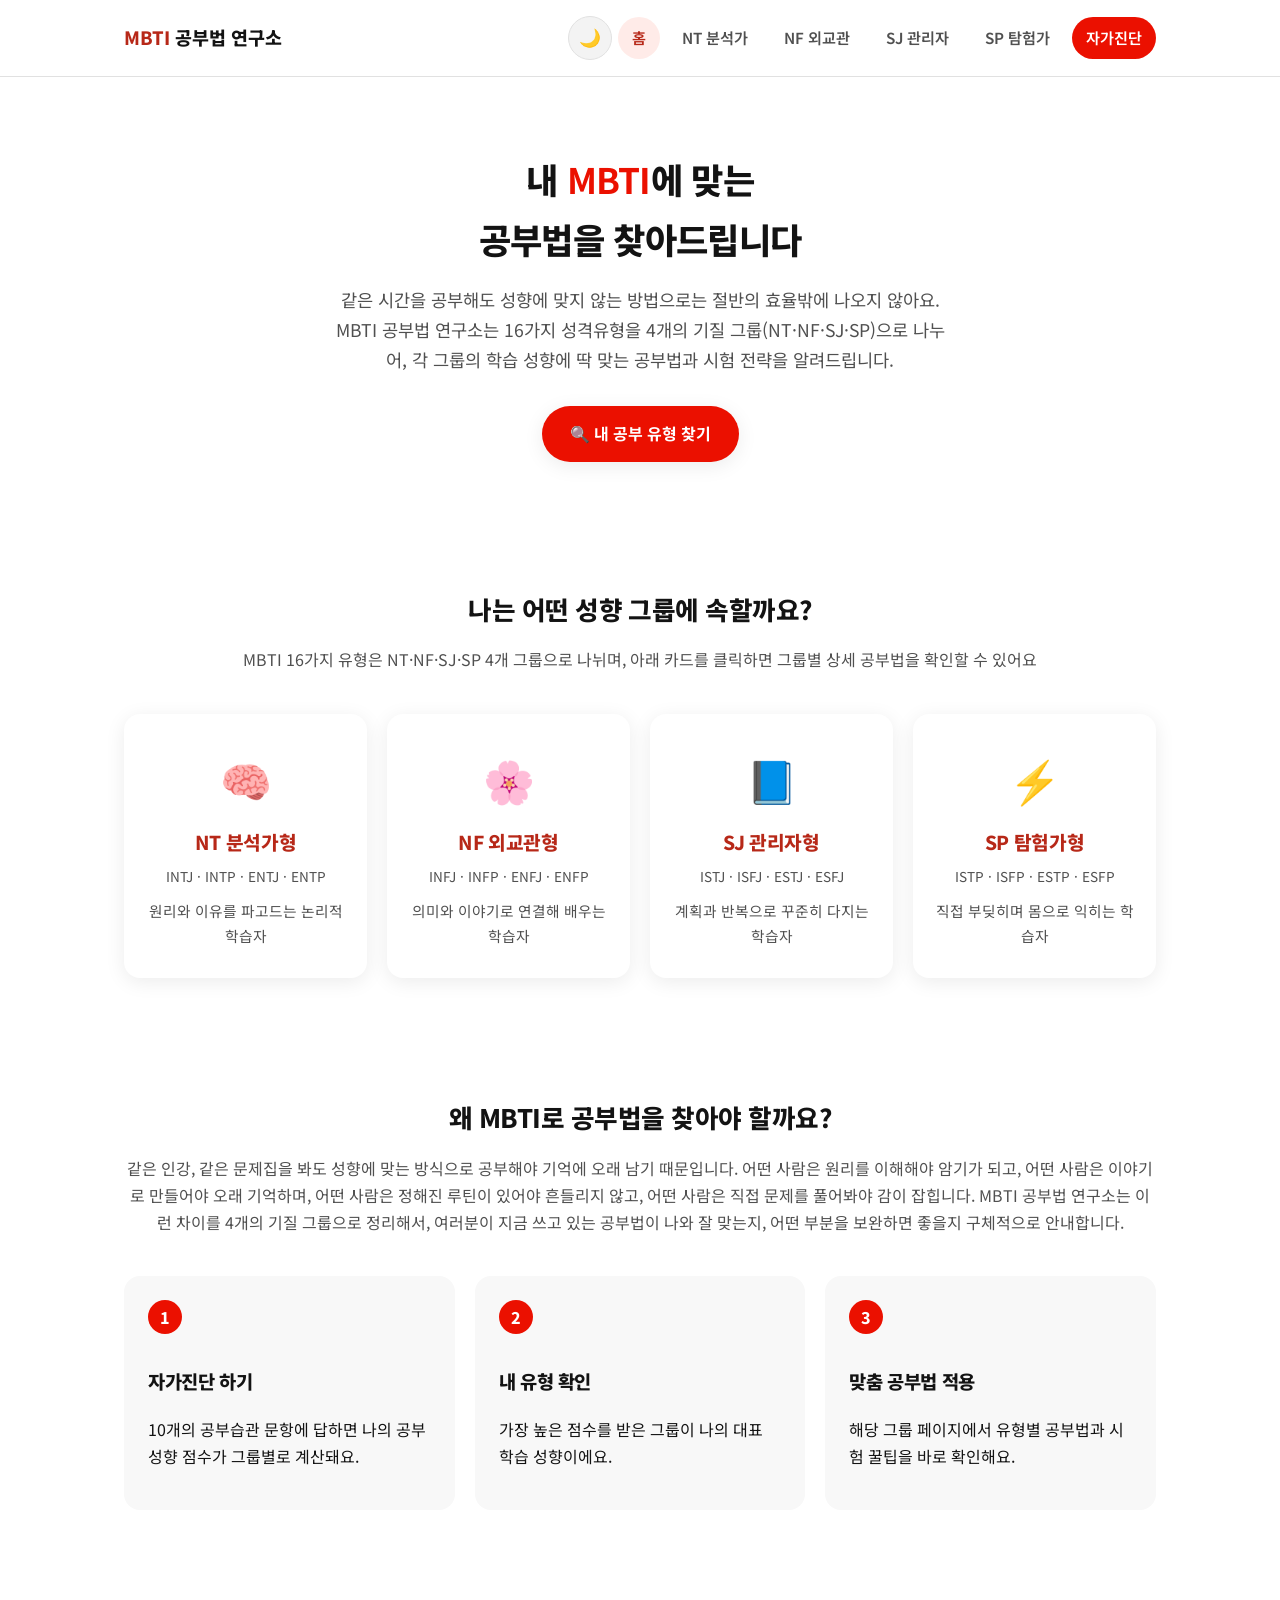
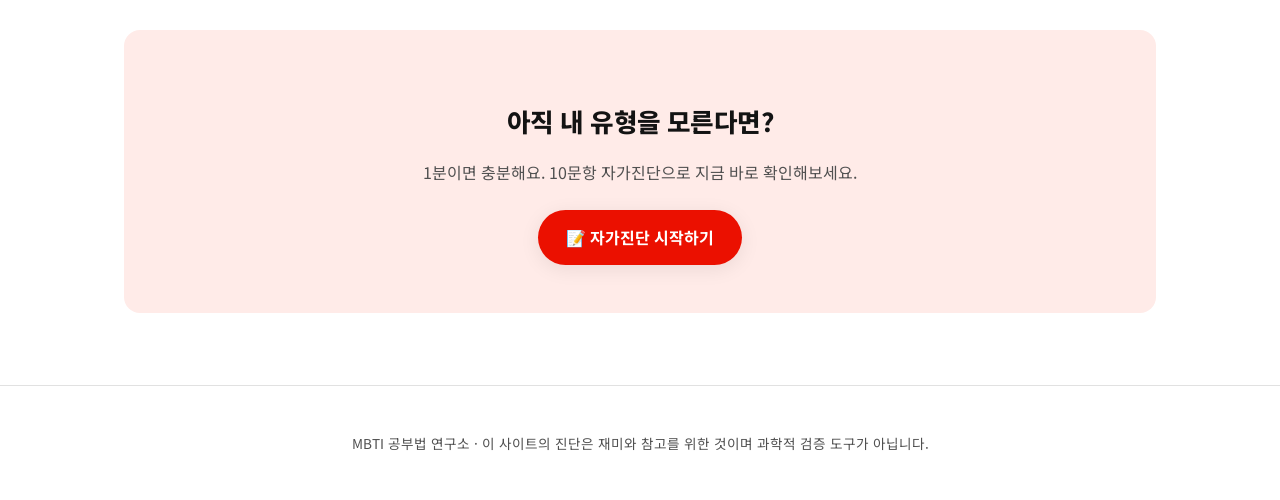
<file: index.html>
<!DOCTYPE html>
<html lang="ko">
<head>
  <meta charset="UTF-8" />
  <!-- Google tag (gtag.js) -->
  <script async src="https://www.googletagmanager.com/gtag/js?id=G-SHRY0K0586"></script>
  <script>
    window.dataLayer = window.dataLayer || [];
    function gtag(){dataLayer.push(arguments);}
    gtag('js', new Date());
    gtag('config', 'G-SHRY0K0586');
  </script>
  <meta name="naver-site-verification" content="ad3ea2cc57db547263925779eeafb11b497cf806" />
  <meta name="google-site-verification" content="z6IpA-yOOkgkMIUfqy-XAjqlFcdYeTWCmmZb_Fpc8mc" />
  <script>
    (function () {
      try {
        var t = localStorage.getItem('mbti-theme');
        if (t === 'light' || t === 'dark') document.documentElement.setAttribute('data-theme', t);
      } catch (e) {}
    })();
  </script>
  <meta name="viewport" content="width=device-width, initial-scale=1.0" />
  <title>MBTI 공부법 연구소 - 성향별 맞춤 공부법 무료 자가진단</title>
  <meta name="description" content="MBTI 16가지 성격유형을 NT·NF·SJ·SP 4개 기질 그룹으로 나눠 나에게 맞는 공부법, 암기 전략, 시험 대비 팁을 알려드립니다. 10문항 무료 자가진단으로 내 공부 유형을 1분 만에 확인하고 지금 바로 나만의 학습 전략을 세워보세요." />
  <link rel="canonical" href="https://mbti-test-tawny.vercel.app/" />
  <meta property="og:type" content="website" />
  <meta property="og:locale" content="ko_KR" />
  <meta property="og:site_name" content="MBTI 공부법 연구소" />
  <meta property="og:title" content="MBTI 공부법 연구소 - 성향별 맞춤 공부법 무료 자가진단" />
  <meta property="og:description" content="MBTI 16가지 성격유형을 NT·NF·SJ·SP 4개 기질 그룹으로 나눠 나에게 맞는 공부법, 암기 전략, 시험 대비 팁을 알려드립니다. 10문항 무료 자가진단으로 내 공부 유형을 1분 만에 확인하고 지금 바로 나만의 학습 전략을 세워보세요." />
  <meta property="og:image" content="https://mbti-test-tawny.vercel.app/og-image.png" />
  <meta property="og:url" content="https://mbti-test-tawny.vercel.app/" />
  <meta name="twitter:card" content="summary_large_image" />
  <meta name="twitter:title" content="MBTI 공부법 연구소 - 성향별 맞춤 공부법 무료 자가진단" />
  <meta name="twitter:description" content="MBTI 16가지 성격유형을 NT·NF·SJ·SP 4개 기질 그룹으로 나눠 나에게 맞는 공부법, 암기 전략, 시험 대비 팁을 알려드립니다." />
  <meta name="twitter:image" content="https://mbti-test-tawny.vercel.app/og-image.png" />
  <link rel="stylesheet" href="css/base.css" />
  <link rel="stylesheet" href="css/home.css" />
  <script type="application/ld+json">
  {
    "@context": "https://schema.org",
    "@graph": [
      {
        "@type": "Organization",
        "name": "MBTI 공부법 연구소",
        "url": "https://mbti-test-tawny.vercel.app/",
        "logo": "https://mbti-test-tawny.vercel.app/og-image.png"
      },
      {
        "@type": "WebSite",
        "name": "MBTI 공부법 연구소",
        "url": "https://mbti-test-tawny.vercel.app/",
        "inLanguage": "ko"
      }
    ]
  }
  </script>
</head>
<body>
  <header class="site-header">
    <div class="header-inner">
      <a class="logo" href="index.html">MBTI <span>공부법 연구소</span></a>
      <div class="header-right">
        <button id="theme-toggle" class="theme-toggle" type="button" aria-label="다크 모드로 전환">🌙</button>
        <input type="checkbox" id="nav-toggle" class="nav-toggle" />
        <label for="nav-toggle" class="nav-toggle-label" aria-label="메뉴 열기">☰</label>
        <nav class="nav">
          <a href="index.html" class="active">홈</a>
          <a href="nt.html">NT 분석가</a>
          <a href="nf.html">NF 외교관</a>
          <a href="sj.html">SJ 관리자</a>
          <a href="sp.html">SP 탐험가</a>
          <a href="study.html" class="nav-cta">자가진단</a>
        </nav>
      </div>
    </div>
  </header>

  <main>
    <section class="hero">
      <div class="container">
        <h1>내 <strong>MBTI</strong>에 맞는<br />공부법을 찾아드립니다</h1>
        <p>
          같은 시간을 공부해도 성향에 맞지 않는 방법으로는 절반의 효율밖에 나오지 않아요.
          MBTI 공부법 연구소는 16가지 성격유형을 4개의 기질 그룹(NT·NF·SJ·SP)으로 나누어,
          각 그룹의 학습 성향에 딱 맞는 공부법과 시험 전략을 알려드립니다.
        </p>
        <a class="btn btn-primary" href="study.html">🔍 내 공부 유형 찾기</a>
      </div>
    </section>

    <section id="groups">
      <div class="container">
        <h2 class="section-title">나는 어떤 성향 그룹에 속할까요?</h2>
        <p class="section-sub">MBTI 16가지 유형은 NT·NF·SJ·SP 4개 그룹으로 나뉘며, 아래 카드를 클릭하면 그룹별 상세 공부법을 확인할 수 있어요</p>
        <div class="group-grid">
          <a class="group-card" href="nt.html">
            <span class="emoji">🧠</span>
            <h3>NT 분석가형</h3>
            <div class="types">INTJ · INTP · ENTJ · ENTP</div>
            <p>원리와 이유를 파고드는 논리적 학습자</p>
          </a>
          <a class="group-card" href="nf.html">
            <span class="emoji">🌸</span>
            <h3>NF 외교관형</h3>
            <div class="types">INFJ · INFP · ENFJ · ENFP</div>
            <p>의미와 이야기로 연결해 배우는 학습자</p>
          </a>
          <a class="group-card" href="sj.html">
            <span class="emoji">📘</span>
            <h3>SJ 관리자형</h3>
            <div class="types">ISTJ · ISFJ · ESTJ · ESFJ</div>
            <p>계획과 반복으로 꾸준히 다지는 학습자</p>
          </a>
          <a class="group-card" href="sp.html">
            <span class="emoji">⚡</span>
            <h3>SP 탐험가형</h3>
            <div class="types">ISTP · ISFP · ESTP · ESFP</div>
            <p>직접 부딪히며 몸으로 익히는 학습자</p>
          </a>
        </div>
      </div>
    </section>

    <section id="about">
      <div class="container">
        <h2 class="section-title">왜 MBTI로 공부법을 찾아야 할까요?</h2>
        <p class="section-sub">
          같은 인강, 같은 문제집을 봐도 성향에 맞는 방식으로 공부해야 기억에 오래 남기 때문입니다.
          어떤 사람은 원리를 이해해야 암기가 되고, 어떤 사람은 이야기로 만들어야 오래 기억하며,
          어떤 사람은 정해진 루틴이 있어야 흔들리지 않고, 어떤 사람은 직접 문제를 풀어봐야 감이 잡힙니다.
          MBTI 공부법 연구소는 이런 차이를 4개의 기질 그룹으로 정리해서, 여러분이 지금 쓰고 있는
          공부법이 나와 잘 맞는지, 어떤 부분을 보완하면 좋을지 구체적으로 안내합니다.
        </p>
        <div class="steps">
          <div class="step-card">
            <span class="num">1</span>
            <h3>자가진단 하기</h3>
            <p>10개의 공부습관 문항에 답하면 나의 공부 성향 점수가 그룹별로 계산돼요.</p>
          </div>
          <div class="step-card">
            <span class="num">2</span>
            <h3>내 유형 확인</h3>
            <p>가장 높은 점수를 받은 그룹이 나의 대표 학습 성향이에요.</p>
          </div>
          <div class="step-card">
            <span class="num">3</span>
            <h3>맞춤 공부법 적용</h3>
            <p>해당 그룹 페이지에서 유형별 공부법과 시험 꿀팁을 바로 확인해요.</p>
          </div>
        </div>
      </div>
    </section>

    <section>
      <div class="container">
        <div class="cta-band">
          <h2 class="section-title">아직 내 유형을 모른다면?</h2>
          <p class="section-sub" style="margin-bottom: 24px;">1분이면 충분해요. 10문항 자가진단으로 지금 바로 확인해보세요.</p>
          <a class="btn btn-primary" href="study.html">📝 자가진단 시작하기</a>
        </div>
      </div>
    </section>
  </main>

  <footer class="site-footer">
    <div class="container">
      <p>MBTI 공부법 연구소 · 이 사이트의 진단은 재미와 참고를 위한 것이며 과학적 검증 도구가 아닙니다.</p>
    </div>
  </footer>

  <script src="js/common.js"></script>
  <script src="js/theme.js"></script>
</body>
</html>
</file>
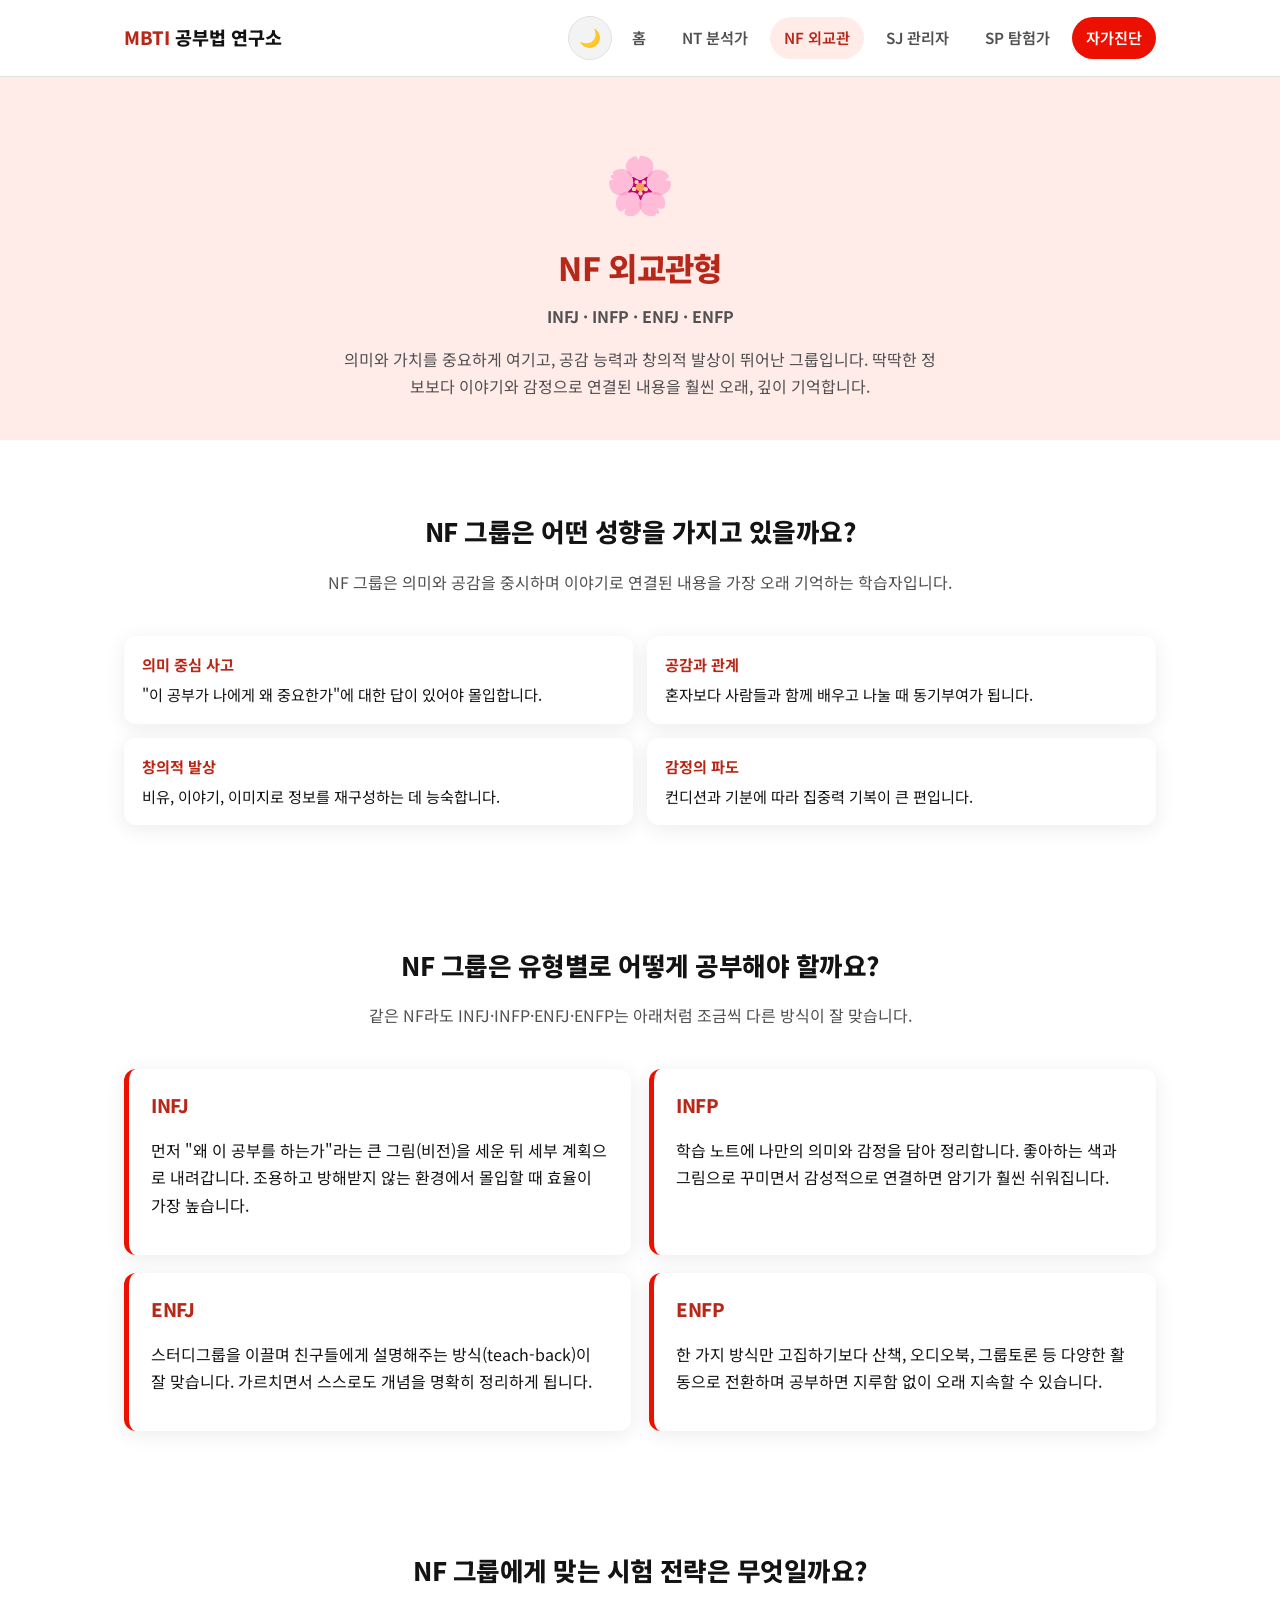
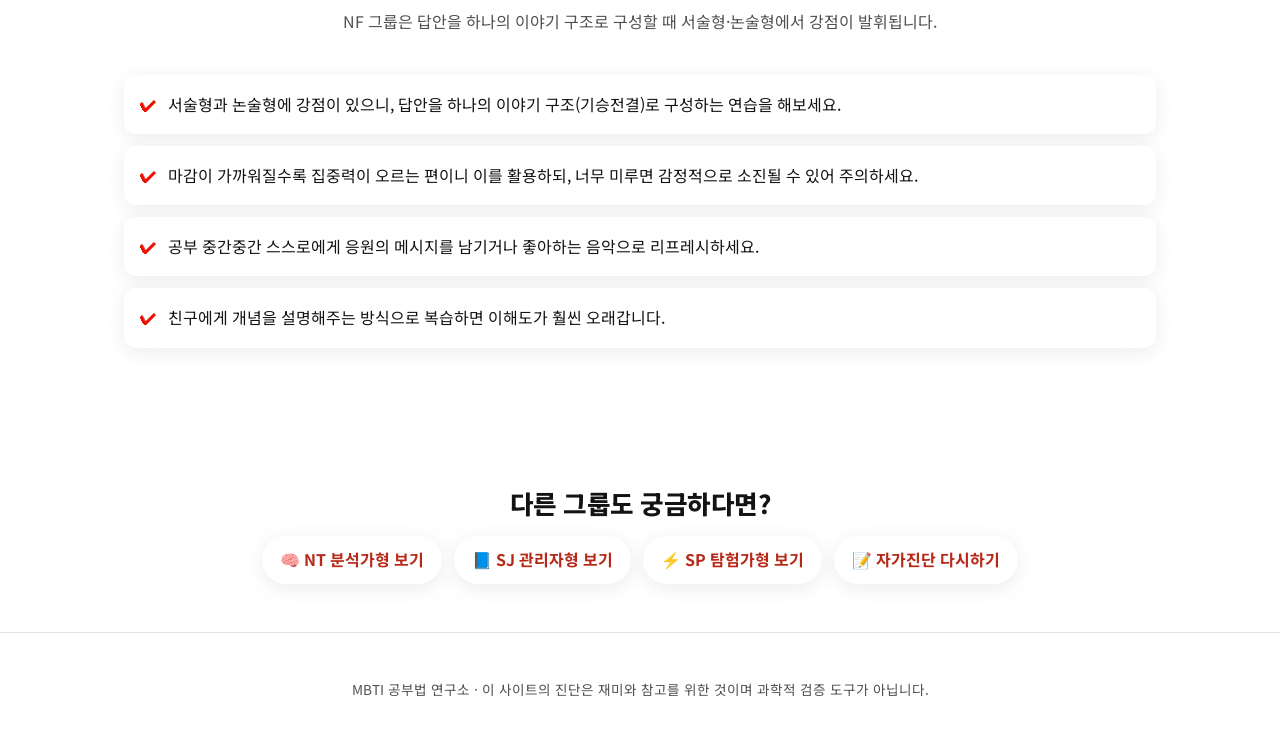
<file: nf.html>
<!DOCTYPE html>
<html lang="ko">
<head>
  <meta charset="UTF-8" />
  <!-- Google tag (gtag.js) -->
  <script async src="https://www.googletagmanager.com/gtag/js?id=G-SHRY0K0586"></script>
  <script>
    window.dataLayer = window.dataLayer || [];
    function gtag(){dataLayer.push(arguments);}
    gtag('js', new Date());
    gtag('config', 'G-SHRY0K0586');
  </script>
  <script>
    (function () {
      try {
        var t = localStorage.getItem('mbti-theme');
        if (t === 'light' || t === 'dark') document.documentElement.setAttribute('data-theme', t);
      } catch (e) {}
    })();
  </script>
  <meta name="viewport" content="width=device-width, initial-scale=1.0" />
  <title>NF 외교관형 공부법 - INFJ INFP ENFJ ENFP 시험 전략</title>
  <meta name="description" content="INFJ, INFP, ENFJ, ENFP 등 NF 그룹을 위한 의미·스토리텔링 중심 공부법을 소개합니다. 감정 기복을 관리하는 방법, 팀 스터디 활용법, 서술형과 논술형 답안을 잘 쓰는 시험 전략까지 유형별로 자세히 안내합니다." />
  <link rel="canonical" href="https://mbti-test-tawny.vercel.app/nf.html" />
  <meta property="og:type" content="website" />
  <meta property="og:locale" content="ko_KR" />
  <meta property="og:site_name" content="MBTI 공부법 연구소" />
  <meta property="og:title" content="NF 외교관형 공부법 - INFJ INFP ENFJ ENFP 시험 전략" />
  <meta property="og:description" content="INFJ, INFP, ENFJ, ENFP 등 NF 그룹을 위한 의미·스토리텔링 중심 공부법을 소개합니다. 감정 기복을 관리하는 방법, 팀 스터디 활용법, 서술형과 논술형 답안을 잘 쓰는 시험 전략까지 유형별로 자세히 안내합니다." />
  <meta property="og:image" content="https://mbti-test-tawny.vercel.app/og-image.png" />
  <meta property="og:url" content="https://mbti-test-tawny.vercel.app/nf.html" />
  <meta name="twitter:card" content="summary_large_image" />
  <meta name="twitter:title" content="NF 외교관형 공부법 - INFJ INFP ENFJ ENFP 시험 전략" />
  <meta name="twitter:description" content="INFJ, INFP, ENFJ, ENFP 등 NF 그룹을 위한 의미·스토리텔링 중심 공부법과 시험 전략을 소개합니다." />
  <meta name="twitter:image" content="https://mbti-test-tawny.vercel.app/og-image.png" />
  <link rel="stylesheet" href="css/base.css" />
  <link rel="stylesheet" href="css/group.css" />
  <script type="application/ld+json">
  {
    "@context": "https://schema.org",
    "@type": "WebPage",
    "name": "NF 외교관형 공부법 - INFJ INFP ENFJ ENFP 시험 전략",
    "url": "https://mbti-test-tawny.vercel.app/nf.html",
    "description": "INFJ, INFP, ENFJ, ENFP 등 NF 그룹을 위한 의미·스토리텔링 중심 공부법과 시험 전략을 소개합니다.",
    "inLanguage": "ko",
    "isPartOf": {
      "@type": "WebSite",
      "name": "MBTI 공부법 연구소",
      "url": "https://mbti-test-tawny.vercel.app/"
    }
  }
  </script>
</head>
<body>
  <header class="site-header">
    <div class="header-inner">
      <a class="logo" href="index.html">MBTI <span>공부법 연구소</span></a>
      <div class="header-right">
        <button id="theme-toggle" class="theme-toggle" type="button" aria-label="다크 모드로 전환">🌙</button>
        <input type="checkbox" id="nav-toggle" class="nav-toggle" />
        <label for="nav-toggle" class="nav-toggle-label" aria-label="메뉴 열기">☰</label>
        <nav class="nav">
        <a href="index.html">홈</a>
        <a href="nt.html">NT 분석가</a>
        <a href="nf.html" class="active">NF 외교관</a>
        <a href="sj.html">SJ 관리자</a>
        <a href="sp.html">SP 탐험가</a>
        <a href="study.html" class="nav-cta">자가진단</a>
      </nav>
      </div>
    </div>
  </header>

  <main>
    <section class="group-hero">
      <span class="emoji-lg">🌸</span>
      <h1>NF 외교관형</h1>
      <div class="subtypes">INFJ · INFP · ENFJ · ENFP</div>
      <p class="lead">
        의미와 가치를 중요하게 여기고, 공감 능력과 창의적 발상이 뛰어난 그룹입니다.
        딱딱한 정보보다 이야기와 감정으로 연결된 내용을 훨씬 오래, 깊이 기억합니다.
      </p>
    </section>

    <section>
      <div class="container">
        <h2 class="section-title">NF 그룹은 어떤 성향을 가지고 있을까요?</h2>
        <p class="section-sub">NF 그룹은 의미와 공감을 중시하며 이야기로 연결된 내용을 가장 오래 기억하는 학습자입니다.</p>
        <ul class="trait-list">
          <li><strong>의미 중심 사고</strong>"이 공부가 나에게 왜 중요한가"에 대한 답이 있어야 몰입합니다.</li>
          <li><strong>공감과 관계</strong>혼자보다 사람들과 함께 배우고 나눌 때 동기부여가 됩니다.</li>
          <li><strong>창의적 발상</strong>비유, 이야기, 이미지로 정보를 재구성하는 데 능숙합니다.</li>
          <li><strong>감정의 파도</strong>컨디션과 기분에 따라 집중력 기복이 큰 편입니다.</li>
        </ul>
      </div>
    </section>

    <section>
      <div class="container">
        <h2 class="section-title">NF 그룹은 유형별로 어떻게 공부해야 할까요?</h2>
        <p class="section-sub">같은 NF라도 INFJ·INFP·ENFJ·ENFP는 아래처럼 조금씩 다른 방식이 잘 맞습니다.</p>
        <div class="subtype-grid">
          <div class="subtype-card">
            <h3>INFJ</h3>
            <p>먼저 "왜 이 공부를 하는가"라는 큰 그림(비전)을 세운 뒤 세부 계획으로 내려갑니다. 조용하고 방해받지 않는 환경에서 몰입할 때 효율이 가장 높습니다.</p>
          </div>
          <div class="subtype-card">
            <h3>INFP</h3>
            <p>학습 노트에 나만의 의미와 감정을 담아 정리합니다. 좋아하는 색과 그림으로 꾸미면서 감성적으로 연결하면 암기가 훨씬 쉬워집니다.</p>
          </div>
          <div class="subtype-card">
            <h3>ENFJ</h3>
            <p>스터디그룹을 이끌며 친구들에게 설명해주는 방식(teach-back)이 잘 맞습니다. 가르치면서 스스로도 개념을 명확히 정리하게 됩니다.</p>
          </div>
          <div class="subtype-card">
            <h3>ENFP</h3>
            <p>한 가지 방식만 고집하기보다 산책, 오디오북, 그룹토론 등 다양한 활동으로 전환하며 공부하면 지루함 없이 오래 지속할 수 있습니다.</p>
          </div>
        </div>
      </div>
    </section>

    <section>
      <div class="container">
        <h2 class="section-title">NF 그룹에게 맞는 시험 전략은 무엇일까요?</h2>
        <p class="section-sub">NF 그룹은 답안을 하나의 이야기 구조로 구성할 때 서술형·논술형에서 강점이 발휘됩니다.</p>
        <ul class="tip-list">
          <li>서술형과 논술형에 강점이 있으니, 답안을 하나의 이야기 구조(기승전결)로 구성하는 연습을 해보세요.</li>
          <li>마감이 가까워질수록 집중력이 오르는 편이니 이를 활용하되, 너무 미루면 감정적으로 소진될 수 있어 주의하세요.</li>
          <li>공부 중간중간 스스로에게 응원의 메시지를 남기거나 좋아하는 음악으로 리프레시하세요.</li>
          <li>친구에게 개념을 설명해주는 방식으로 복습하면 이해도가 훨씬 오래갑니다.</li>
        </ul>
      </div>
    </section>

    <section>
      <div class="container">
        <h2 class="section-title">다른 그룹도 궁금하다면?</h2>
        <div class="other-groups">
          <a href="nt.html">🧠 NT 분석가형 보기</a>
          <a href="sj.html">📘 SJ 관리자형 보기</a>
          <a href="sp.html">⚡ SP 탐험가형 보기</a>
          <a href="study.html">📝 자가진단 다시하기</a>
        </div>
      </div>
    </section>
  </main>

  <footer class="site-footer">
    <div class="container">
      <p>MBTI 공부법 연구소 · 이 사이트의 진단은 재미와 참고를 위한 것이며 과학적 검증 도구가 아닙니다.</p>
    </div>
  </footer>

  <script src="js/common.js"></script>
  <script src="js/theme.js"></script>
</body>
</html>
</file>
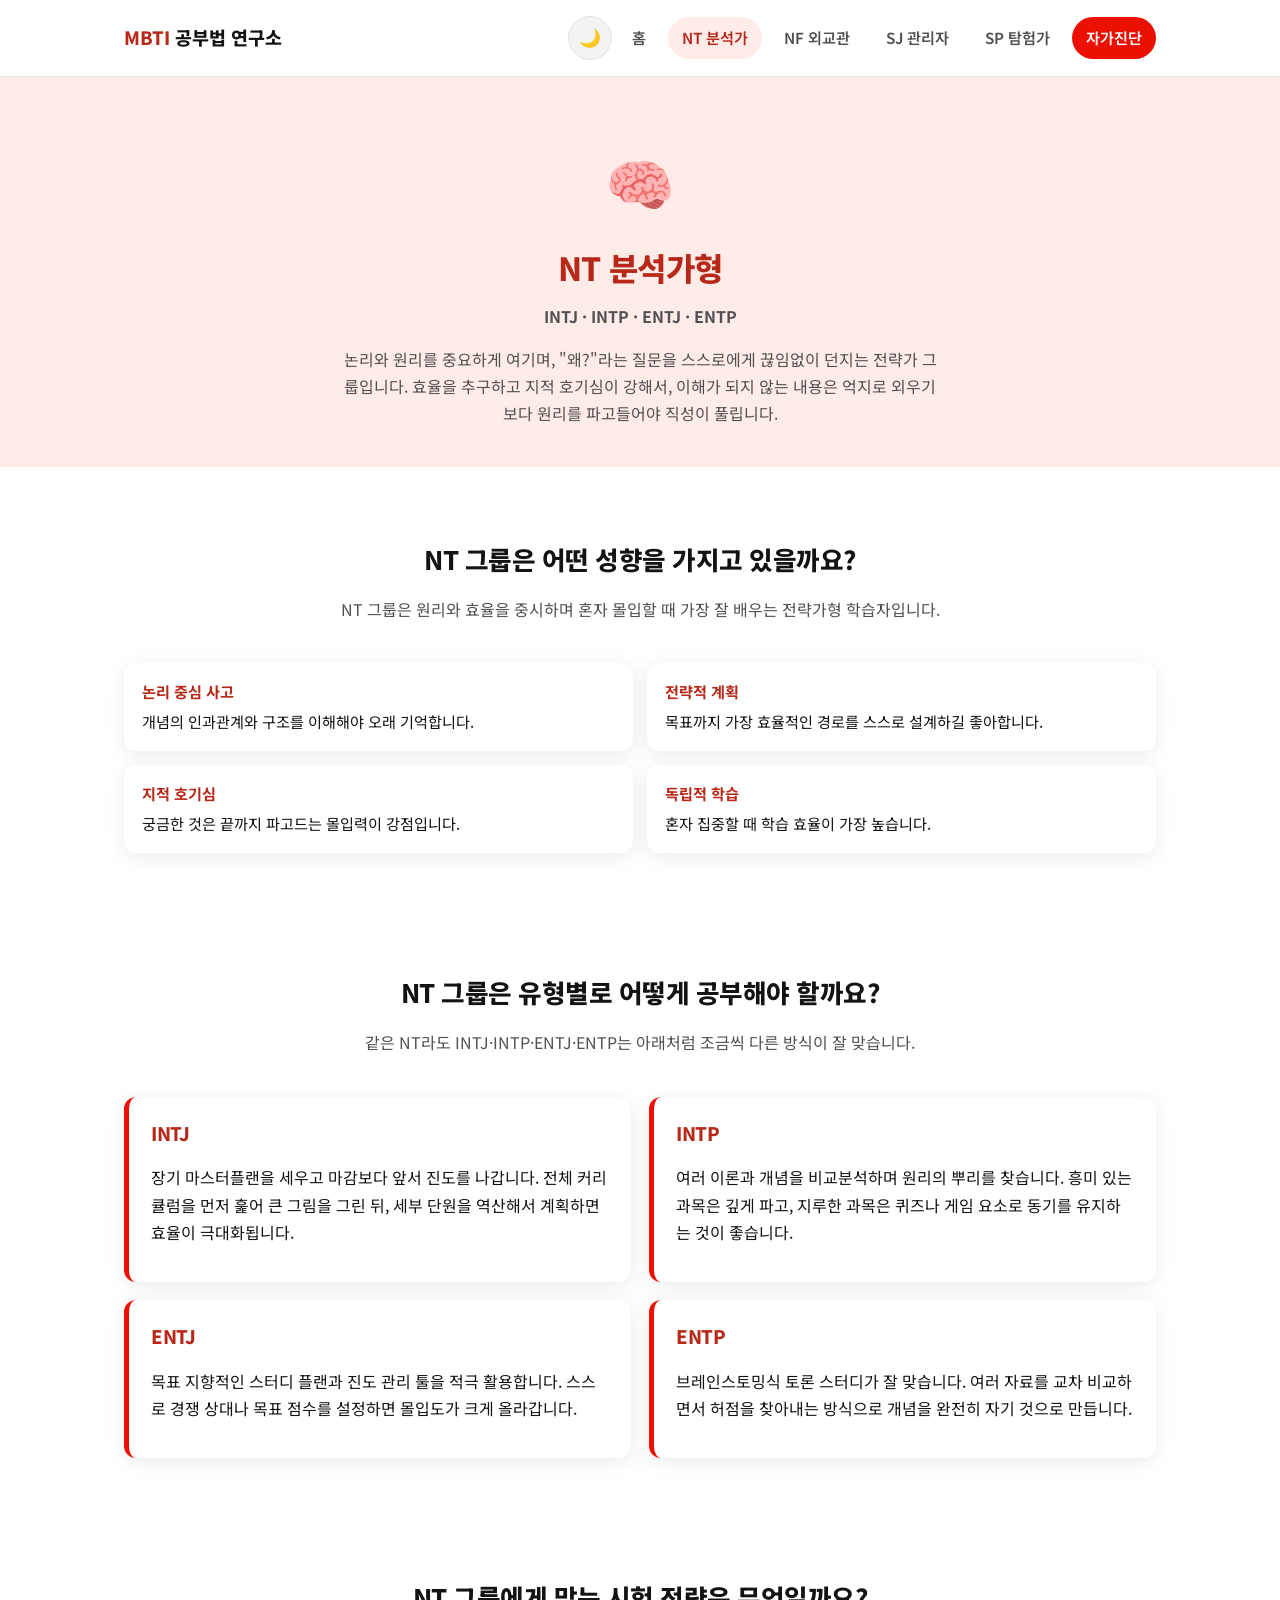
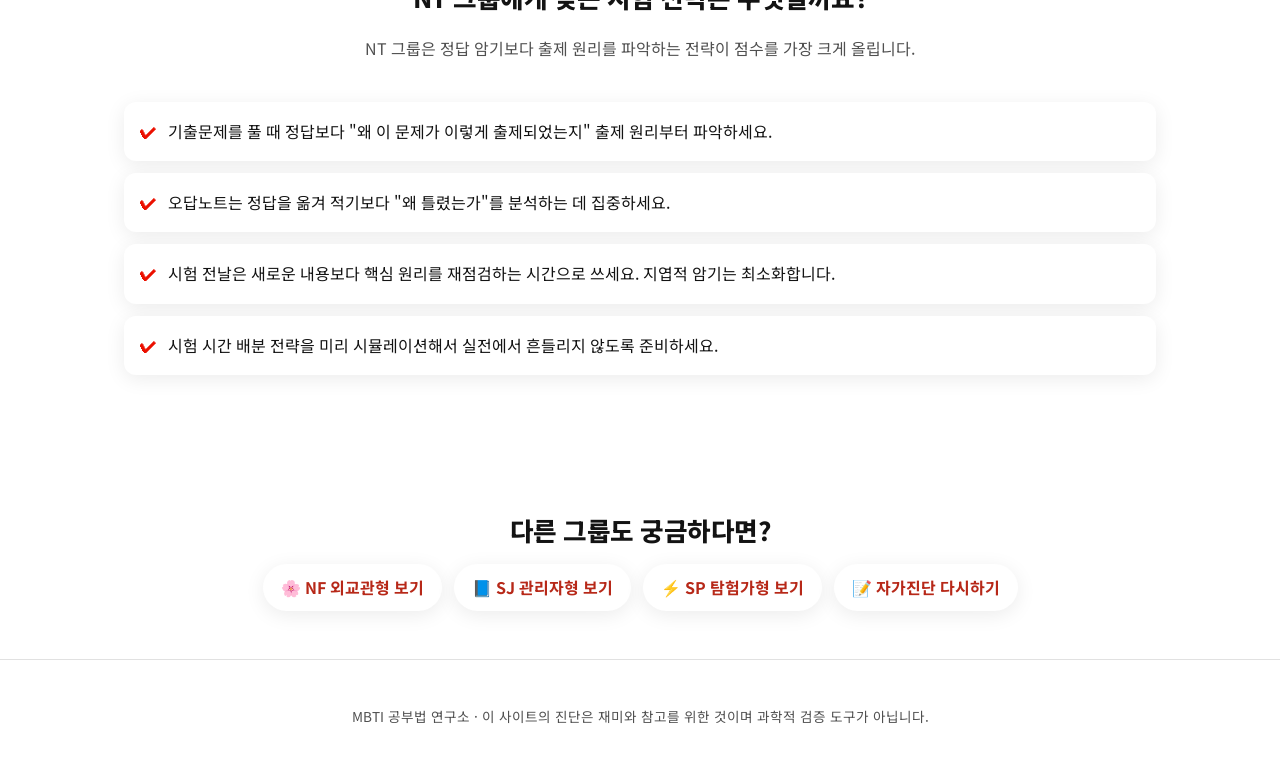
<file: nt.html>
<!DOCTYPE html>
<html lang="ko">
<head>
  <meta charset="UTF-8" />
  <!-- Google tag (gtag.js) -->
  <script async src="https://www.googletagmanager.com/gtag/js?id=G-SHRY0K0586"></script>
  <script>
    window.dataLayer = window.dataLayer || [];
    function gtag(){dataLayer.push(arguments);}
    gtag('js', new Date());
    gtag('config', 'G-SHRY0K0586');
  </script>
  <script>
    (function () {
      try {
        var t = localStorage.getItem('mbti-theme');
        if (t === 'light' || t === 'dark') document.documentElement.setAttribute('data-theme', t);
      } catch (e) {}
    })();
  </script>
  <meta name="viewport" content="width=device-width, initial-scale=1.0" />
  <title>NT 분석가형 공부법 - INTJ INTP ENTJ ENTP 시험 전략</title>
  <meta name="description" content="INTJ, INTP, ENTJ, ENTP 등 NT 그룹을 위한 논리·원리 중심 공부법을 소개합니다. 원리 이해 중심 암기법, 오답노트 작성법, 출제 의도를 파악하는 시험 전 핵심 전략까지 유형별로 자세히 안내합니다." />
  <link rel="canonical" href="https://mbti-test-tawny.vercel.app/nt.html" />
  <meta property="og:type" content="website" />
  <meta property="og:locale" content="ko_KR" />
  <meta property="og:site_name" content="MBTI 공부법 연구소" />
  <meta property="og:title" content="NT 분석가형 공부법 - INTJ INTP ENTJ ENTP 시험 전략" />
  <meta property="og:description" content="INTJ, INTP, ENTJ, ENTP 등 NT 그룹을 위한 논리·원리 중심 공부법을 소개합니다. 원리 이해 중심 암기법, 오답노트 작성법, 출제 의도를 파악하는 시험 전 핵심 전략까지 유형별로 자세히 안내합니다." />
  <meta property="og:image" content="https://mbti-test-tawny.vercel.app/og-image.png" />
  <meta property="og:url" content="https://mbti-test-tawny.vercel.app/nt.html" />
  <meta name="twitter:card" content="summary_large_image" />
  <meta name="twitter:title" content="NT 분석가형 공부법 - INTJ INTP ENTJ ENTP 시험 전략" />
  <meta name="twitter:description" content="INTJ, INTP, ENTJ, ENTP 등 NT 그룹을 위한 논리·원리 중심 공부법과 시험 전략을 소개합니다." />
  <meta name="twitter:image" content="https://mbti-test-tawny.vercel.app/og-image.png" />
  <link rel="stylesheet" href="css/base.css" />
  <link rel="stylesheet" href="css/group.css" />
  <script type="application/ld+json">
  {
    "@context": "https://schema.org",
    "@type": "WebPage",
    "name": "NT 분석가형 공부법 - INTJ INTP ENTJ ENTP 시험 전략",
    "url": "https://mbti-test-tawny.vercel.app/nt.html",
    "description": "INTJ, INTP, ENTJ, ENTP 등 NT 그룹을 위한 논리·원리 중심 공부법과 시험 전략을 소개합니다.",
    "inLanguage": "ko",
    "isPartOf": {
      "@type": "WebSite",
      "name": "MBTI 공부법 연구소",
      "url": "https://mbti-test-tawny.vercel.app/"
    }
  }
  </script>
</head>
<body>
  <header class="site-header">
    <div class="header-inner">
      <a class="logo" href="index.html">MBTI <span>공부법 연구소</span></a>
      <div class="header-right">
        <button id="theme-toggle" class="theme-toggle" type="button" aria-label="다크 모드로 전환">🌙</button>
        <input type="checkbox" id="nav-toggle" class="nav-toggle" />
        <label for="nav-toggle" class="nav-toggle-label" aria-label="메뉴 열기">☰</label>
        <nav class="nav">
        <a href="index.html">홈</a>
        <a href="nt.html" class="active">NT 분석가</a>
        <a href="nf.html">NF 외교관</a>
        <a href="sj.html">SJ 관리자</a>
        <a href="sp.html">SP 탐험가</a>
        <a href="study.html" class="nav-cta">자가진단</a>
      </nav>
      </div>
    </div>
  </header>

  <main>
    <section class="group-hero">
      <span class="emoji-lg">🧠</span>
      <h1>NT 분석가형</h1>
      <div class="subtypes">INTJ · INTP · ENTJ · ENTP</div>
      <p class="lead">
        논리와 원리를 중요하게 여기며, "왜?"라는 질문을 스스로에게 끊임없이 던지는 전략가 그룹입니다.
        효율을 추구하고 지적 호기심이 강해서, 이해가 되지 않는 내용은 억지로 외우기보다 원리를 파고들어야 직성이 풀립니다.
      </p>
    </section>

    <section>
      <div class="container">
        <h2 class="section-title">NT 그룹은 어떤 성향을 가지고 있을까요?</h2>
        <p class="section-sub">NT 그룹은 원리와 효율을 중시하며 혼자 몰입할 때 가장 잘 배우는 전략가형 학습자입니다.</p>
        <ul class="trait-list">
          <li><strong>논리 중심 사고</strong>개념의 인과관계와 구조를 이해해야 오래 기억합니다.</li>
          <li><strong>전략적 계획</strong>목표까지 가장 효율적인 경로를 스스로 설계하길 좋아합니다.</li>
          <li><strong>지적 호기심</strong>궁금한 것은 끝까지 파고드는 몰입력이 강점입니다.</li>
          <li><strong>독립적 학습</strong>혼자 집중할 때 학습 효율이 가장 높습니다.</li>
        </ul>
      </div>
    </section>

    <section>
      <div class="container">
        <h2 class="section-title">NT 그룹은 유형별로 어떻게 공부해야 할까요?</h2>
        <p class="section-sub">같은 NT라도 INTJ·INTP·ENTJ·ENTP는 아래처럼 조금씩 다른 방식이 잘 맞습니다.</p>
        <div class="subtype-grid">
          <div class="subtype-card">
            <h3>INTJ</h3>
            <p>장기 마스터플랜을 세우고 마감보다 앞서 진도를 나갑니다. 전체 커리큘럼을 먼저 훑어 큰 그림을 그린 뒤, 세부 단원을 역산해서 계획하면 효율이 극대화됩니다.</p>
          </div>
          <div class="subtype-card">
            <h3>INTP</h3>
            <p>여러 이론과 개념을 비교분석하며 원리의 뿌리를 찾습니다. 흥미 있는 과목은 깊게 파고, 지루한 과목은 퀴즈나 게임 요소로 동기를 유지하는 것이 좋습니다.</p>
          </div>
          <div class="subtype-card">
            <h3>ENTJ</h3>
            <p>목표 지향적인 스터디 플랜과 진도 관리 툴을 적극 활용합니다. 스스로 경쟁 상대나 목표 점수를 설정하면 몰입도가 크게 올라갑니다.</p>
          </div>
          <div class="subtype-card">
            <h3>ENTP</h3>
            <p>브레인스토밍식 토론 스터디가 잘 맞습니다. 여러 자료를 교차 비교하면서 허점을 찾아내는 방식으로 개념을 완전히 자기 것으로 만듭니다.</p>
          </div>
        </div>
      </div>
    </section>

    <section>
      <div class="container">
        <h2 class="section-title">NT 그룹에게 맞는 시험 전략은 무엇일까요?</h2>
        <p class="section-sub">NT 그룹은 정답 암기보다 출제 원리를 파악하는 전략이 점수를 가장 크게 올립니다.</p>
        <ul class="tip-list">
          <li>기출문제를 풀 때 정답보다 "왜 이 문제가 이렇게 출제되었는지" 출제 원리부터 파악하세요.</li>
          <li>오답노트는 정답을 옮겨 적기보다 "왜 틀렸는가"를 분석하는 데 집중하세요.</li>
          <li>시험 전날은 새로운 내용보다 핵심 원리를 재점검하는 시간으로 쓰세요. 지엽적 암기는 최소화합니다.</li>
          <li>시험 시간 배분 전략을 미리 시뮬레이션해서 실전에서 흔들리지 않도록 준비하세요.</li>
        </ul>
      </div>
    </section>

    <section>
      <div class="container">
        <h2 class="section-title">다른 그룹도 궁금하다면?</h2>
        <div class="other-groups">
          <a href="nf.html">🌸 NF 외교관형 보기</a>
          <a href="sj.html">📘 SJ 관리자형 보기</a>
          <a href="sp.html">⚡ SP 탐험가형 보기</a>
          <a href="study.html">📝 자가진단 다시하기</a>
        </div>
      </div>
    </section>
  </main>

  <footer class="site-footer">
    <div class="container">
      <p>MBTI 공부법 연구소 · 이 사이트의 진단은 재미와 참고를 위한 것이며 과학적 검증 도구가 아닙니다.</p>
    </div>
  </footer>

  <script src="js/common.js"></script>
  <script src="js/theme.js"></script>
</body>
</html>
</file>
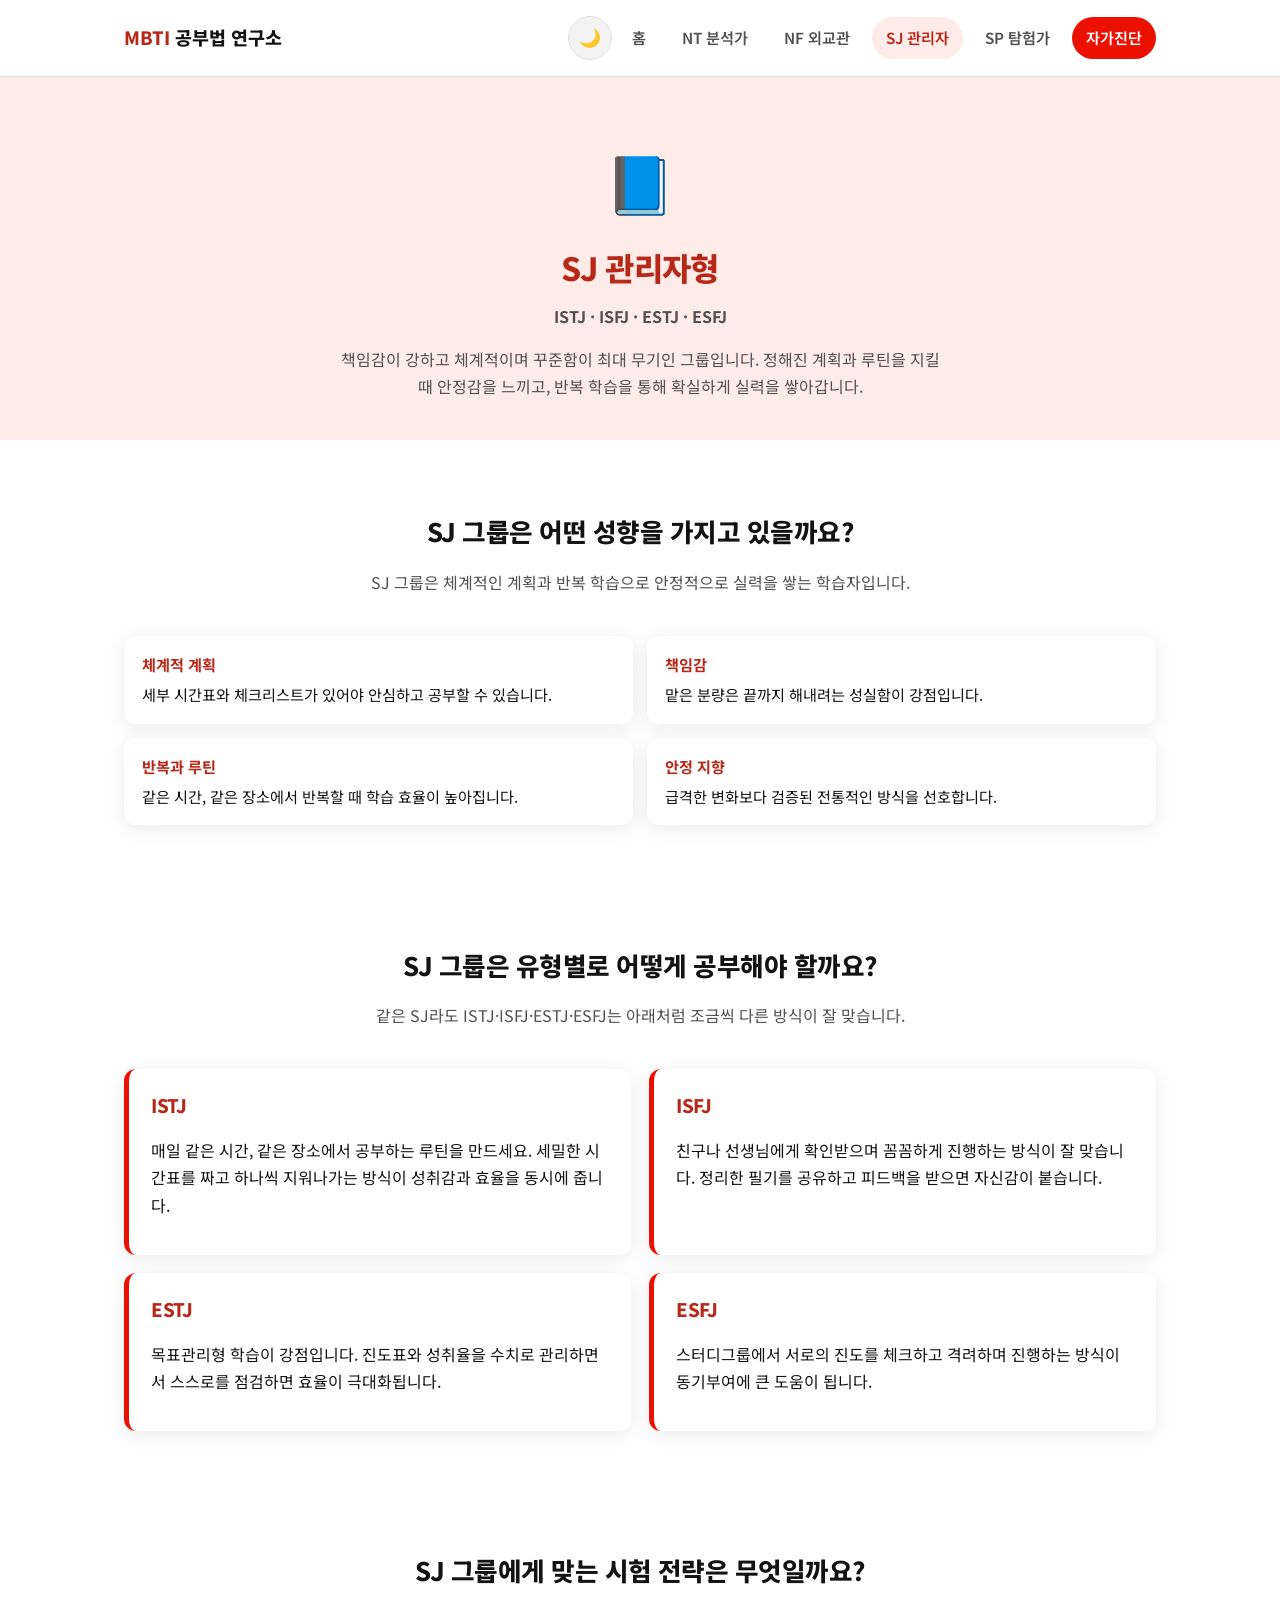
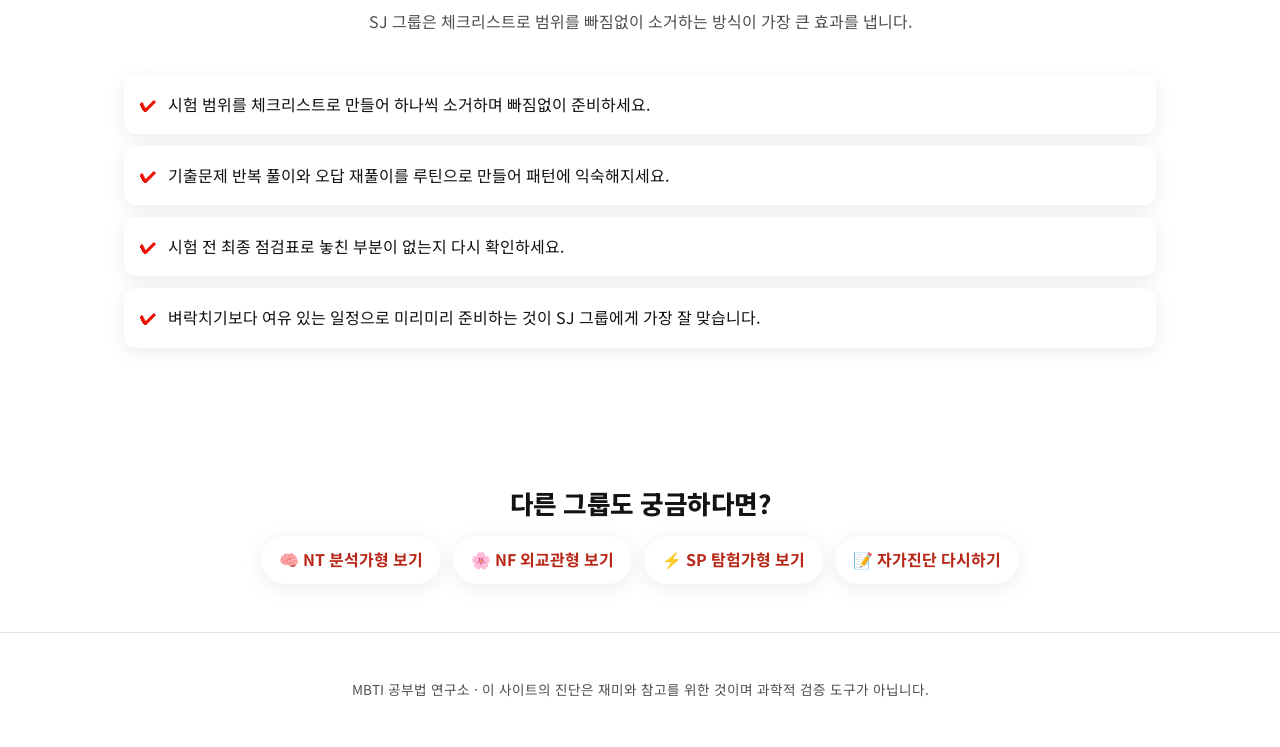
<file: sj.html>
<!DOCTYPE html>
<html lang="ko">
<head>
  <meta charset="UTF-8" />
  <!-- Google tag (gtag.js) -->
  <script async src="https://www.googletagmanager.com/gtag/js?id=G-SHRY0K0586"></script>
  <script>
    window.dataLayer = window.dataLayer || [];
    function gtag(){dataLayer.push(arguments);}
    gtag('js', new Date());
    gtag('config', 'G-SHRY0K0586');
  </script>
  <script>
    (function () {
      try {
        var t = localStorage.getItem('mbti-theme');
        if (t === 'light' || t === 'dark') document.documentElement.setAttribute('data-theme', t);
      } catch (e) {}
    })();
  </script>
  <meta name="viewport" content="width=device-width, initial-scale=1.0" />
  <title>SJ 관리자형 공부법 - ISTJ ISFJ ESTJ ESFJ 시험 전략</title>
  <meta name="description" content="ISTJ, ISFJ, ESTJ, ESFJ 등 SJ 그룹을 위한 체계적 반복 학습법을 소개합니다. 세부 시간표 짜는 법, 체크리스트 기반 시험 준비 전략, 꾸준한 루틴을 만드는 방법까지 유형별로 자세히 안내합니다." />
  <link rel="canonical" href="https://mbti-test-tawny.vercel.app/sj.html" />
  <meta property="og:type" content="website" />
  <meta property="og:locale" content="ko_KR" />
  <meta property="og:site_name" content="MBTI 공부법 연구소" />
  <meta property="og:title" content="SJ 관리자형 공부법 - ISTJ ISFJ ESTJ ESFJ 시험 전략" />
  <meta property="og:description" content="ISTJ, ISFJ, ESTJ, ESFJ 등 SJ 그룹을 위한 체계적 반복 학습법을 소개합니다. 세부 시간표 짜는 법, 체크리스트 기반 시험 준비 전략, 꾸준한 루틴을 만드는 방법까지 유형별로 자세히 안내합니다." />
  <meta property="og:image" content="https://mbti-test-tawny.vercel.app/og-image.png" />
  <meta property="og:url" content="https://mbti-test-tawny.vercel.app/sj.html" />
  <meta name="twitter:card" content="summary_large_image" />
  <meta name="twitter:title" content="SJ 관리자형 공부법 - ISTJ ISFJ ESTJ ESFJ 시험 전략" />
  <meta name="twitter:description" content="ISTJ, ISFJ, ESTJ, ESFJ 등 SJ 그룹을 위한 체계적 반복 학습법과 시험 전략을 소개합니다." />
  <meta name="twitter:image" content="https://mbti-test-tawny.vercel.app/og-image.png" />
  <link rel="stylesheet" href="css/base.css" />
  <link rel="stylesheet" href="css/group.css" />
  <script type="application/ld+json">
  {
    "@context": "https://schema.org",
    "@type": "WebPage",
    "name": "SJ 관리자형 공부법 - ISTJ ISFJ ESTJ ESFJ 시험 전략",
    "url": "https://mbti-test-tawny.vercel.app/sj.html",
    "description": "ISTJ, ISFJ, ESTJ, ESFJ 등 SJ 그룹을 위한 체계적 반복 학습법과 시험 전략을 소개합니다.",
    "inLanguage": "ko",
    "isPartOf": {
      "@type": "WebSite",
      "name": "MBTI 공부법 연구소",
      "url": "https://mbti-test-tawny.vercel.app/"
    }
  }
  </script>
</head>
<body>
  <header class="site-header">
    <div class="header-inner">
      <a class="logo" href="index.html">MBTI <span>공부법 연구소</span></a>
      <div class="header-right">
        <button id="theme-toggle" class="theme-toggle" type="button" aria-label="다크 모드로 전환">🌙</button>
        <input type="checkbox" id="nav-toggle" class="nav-toggle" />
        <label for="nav-toggle" class="nav-toggle-label" aria-label="메뉴 열기">☰</label>
        <nav class="nav">
        <a href="index.html">홈</a>
        <a href="nt.html">NT 분석가</a>
        <a href="nf.html">NF 외교관</a>
        <a href="sj.html" class="active">SJ 관리자</a>
        <a href="sp.html">SP 탐험가</a>
        <a href="study.html" class="nav-cta">자가진단</a>
      </nav>
      </div>
    </div>
  </header>

  <main>
    <section class="group-hero">
      <span class="emoji-lg">📘</span>
      <h1>SJ 관리자형</h1>
      <div class="subtypes">ISTJ · ISFJ · ESTJ · ESFJ</div>
      <p class="lead">
        책임감이 강하고 체계적이며 꾸준함이 최대 무기인 그룹입니다.
        정해진 계획과 루틴을 지킬 때 안정감을 느끼고, 반복 학습을 통해 확실하게 실력을 쌓아갑니다.
      </p>
    </section>

    <section>
      <div class="container">
        <h2 class="section-title">SJ 그룹은 어떤 성향을 가지고 있을까요?</h2>
        <p class="section-sub">SJ 그룹은 체계적인 계획과 반복 학습으로 안정적으로 실력을 쌓는 학습자입니다.</p>
        <ul class="trait-list">
          <li><strong>체계적 계획</strong>세부 시간표와 체크리스트가 있어야 안심하고 공부할 수 있습니다.</li>
          <li><strong>책임감</strong>맡은 분량은 끝까지 해내려는 성실함이 강점입니다.</li>
          <li><strong>반복과 루틴</strong>같은 시간, 같은 장소에서 반복할 때 학습 효율이 높아집니다.</li>
          <li><strong>안정 지향</strong>급격한 변화보다 검증된 전통적인 방식을 선호합니다.</li>
        </ul>
      </div>
    </section>

    <section>
      <div class="container">
        <h2 class="section-title">SJ 그룹은 유형별로 어떻게 공부해야 할까요?</h2>
        <p class="section-sub">같은 SJ라도 ISTJ·ISFJ·ESTJ·ESFJ는 아래처럼 조금씩 다른 방식이 잘 맞습니다.</p>
        <div class="subtype-grid">
          <div class="subtype-card">
            <h3>ISTJ</h3>
            <p>매일 같은 시간, 같은 장소에서 공부하는 루틴을 만드세요. 세밀한 시간표를 짜고 하나씩 지워나가는 방식이 성취감과 효율을 동시에 줍니다.</p>
          </div>
          <div class="subtype-card">
            <h3>ISFJ</h3>
            <p>친구나 선생님에게 확인받으며 꼼꼼하게 진행하는 방식이 잘 맞습니다. 정리한 필기를 공유하고 피드백을 받으면 자신감이 붙습니다.</p>
          </div>
          <div class="subtype-card">
            <h3>ESTJ</h3>
            <p>목표관리형 학습이 강점입니다. 진도표와 성취율을 수치로 관리하면서 스스로를 점검하면 효율이 극대화됩니다.</p>
          </div>
          <div class="subtype-card">
            <h3>ESFJ</h3>
            <p>스터디그룹에서 서로의 진도를 체크하고 격려하며 진행하는 방식이 동기부여에 큰 도움이 됩니다.</p>
          </div>
        </div>
      </div>
    </section>

    <section>
      <div class="container">
        <h2 class="section-title">SJ 그룹에게 맞는 시험 전략은 무엇일까요?</h2>
        <p class="section-sub">SJ 그룹은 체크리스트로 범위를 빠짐없이 소거하는 방식이 가장 큰 효과를 냅니다.</p>
        <ul class="tip-list">
          <li>시험 범위를 체크리스트로 만들어 하나씩 소거하며 빠짐없이 준비하세요.</li>
          <li>기출문제 반복 풀이와 오답 재풀이를 루틴으로 만들어 패턴에 익숙해지세요.</li>
          <li>시험 전 최종 점검표로 놓친 부분이 없는지 다시 확인하세요.</li>
          <li>벼락치기보다 여유 있는 일정으로 미리미리 준비하는 것이 SJ 그룹에게 가장 잘 맞습니다.</li>
        </ul>
      </div>
    </section>

    <section>
      <div class="container">
        <h2 class="section-title">다른 그룹도 궁금하다면?</h2>
        <div class="other-groups">
          <a href="nt.html">🧠 NT 분석가형 보기</a>
          <a href="nf.html">🌸 NF 외교관형 보기</a>
          <a href="sp.html">⚡ SP 탐험가형 보기</a>
          <a href="study.html">📝 자가진단 다시하기</a>
        </div>
      </div>
    </section>
  </main>

  <footer class="site-footer">
    <div class="container">
      <p>MBTI 공부법 연구소 · 이 사이트의 진단은 재미와 참고를 위한 것이며 과학적 검증 도구가 아닙니다.</p>
    </div>
  </footer>

  <script src="js/common.js"></script>
  <script src="js/theme.js"></script>
</body>
</html>
</file>
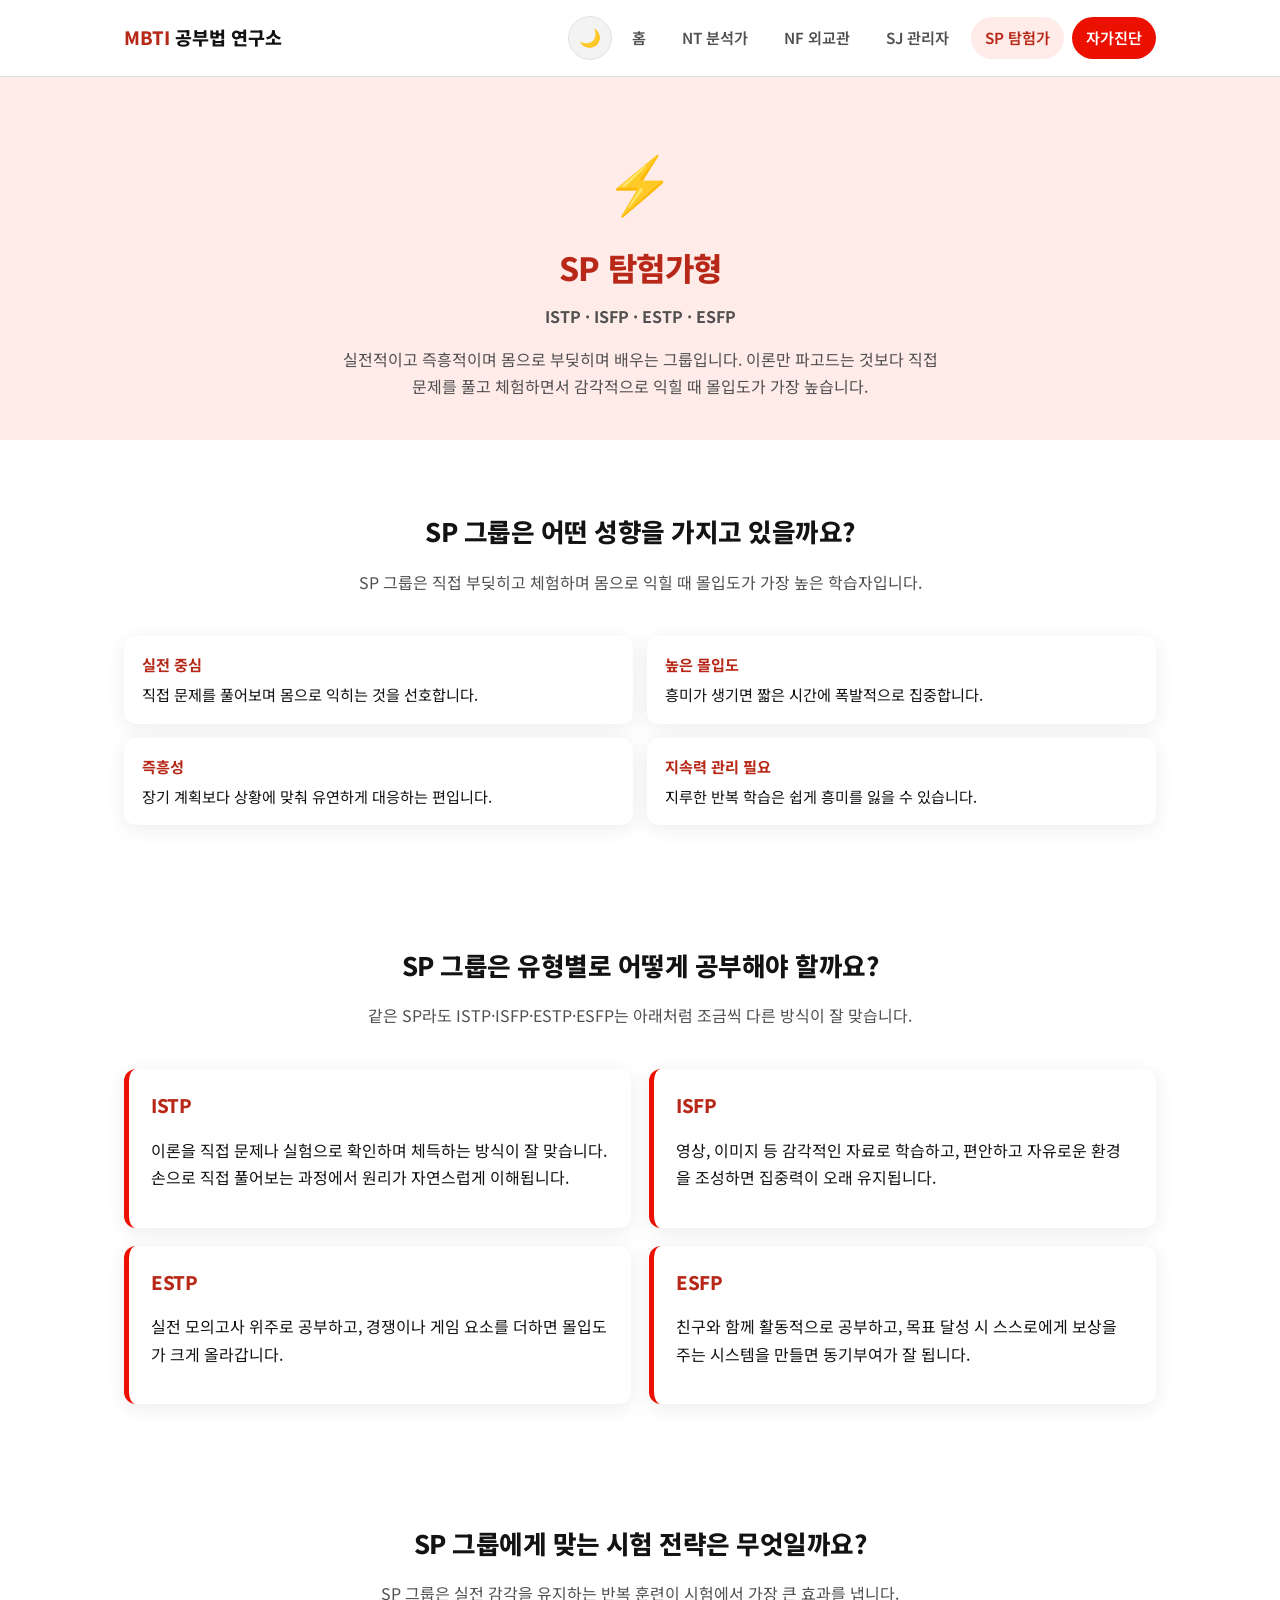
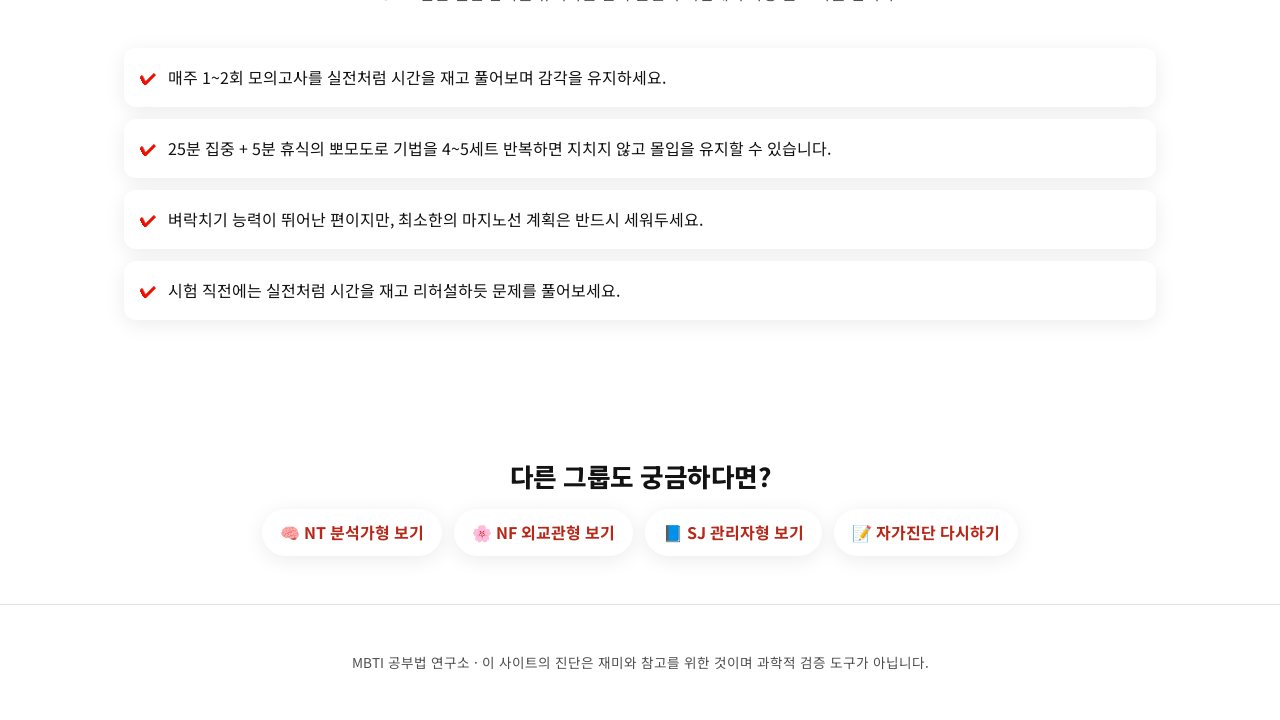
<file: sp.html>
<!DOCTYPE html>
<html lang="ko">
<head>
  <meta charset="UTF-8" />
  <!-- Google tag (gtag.js) -->
  <script async src="https://www.googletagmanager.com/gtag/js?id=G-SHRY0K0586"></script>
  <script>
    window.dataLayer = window.dataLayer || [];
    function gtag(){dataLayer.push(arguments);}
    gtag('js', new Date());
    gtag('config', 'G-SHRY0K0586');
  </script>
  <script>
    (function () {
      try {
        var t = localStorage.getItem('mbti-theme');
        if (t === 'light' || t === 'dark') document.documentElement.setAttribute('data-theme', t);
      } catch (e) {}
    })();
  </script>
  <meta name="viewport" content="width=device-width, initial-scale=1.0" />
  <title>SP 탐험가형 공부법 - ISTP ISFP ESTP ESFP 시험 전략</title>
  <meta name="description" content="ISTP, ISFP, ESTP, ESFP 등 SP 그룹을 위한 실전·체험 중심 공부법을 소개합니다. 뽀모도로 기법으로 집중력을 유지하는 법, 모의고사 실전 활용 전략, 벼락치기 대비법까지 유형별로 자세히 안내합니다." />
  <link rel="canonical" href="https://mbti-test-tawny.vercel.app/sp.html" />
  <meta property="og:type" content="website" />
  <meta property="og:locale" content="ko_KR" />
  <meta property="og:site_name" content="MBTI 공부법 연구소" />
  <meta property="og:title" content="SP 탐험가형 공부법 - ISTP ISFP ESTP ESFP 시험 전략" />
  <meta property="og:description" content="ISTP, ISFP, ESTP, ESFP 등 SP 그룹을 위한 실전·체험 중심 공부법을 소개합니다. 뽀모도로 기법으로 집중력을 유지하는 법, 모의고사 실전 활용 전략, 벼락치기 대비법까지 유형별로 자세히 안내합니다." />
  <meta property="og:image" content="https://mbti-test-tawny.vercel.app/og-image.png" />
  <meta property="og:url" content="https://mbti-test-tawny.vercel.app/sp.html" />
  <meta name="twitter:card" content="summary_large_image" />
  <meta name="twitter:title" content="SP 탐험가형 공부법 - ISTP ISFP ESTP ESFP 시험 전략" />
  <meta name="twitter:description" content="ISTP, ISFP, ESTP, ESFP 등 SP 그룹을 위한 실전·체험 중심 공부법과 시험 전략을 소개합니다." />
  <meta name="twitter:image" content="https://mbti-test-tawny.vercel.app/og-image.png" />
  <link rel="stylesheet" href="css/base.css" />
  <link rel="stylesheet" href="css/group.css" />
  <script type="application/ld+json">
  {
    "@context": "https://schema.org",
    "@type": "WebPage",
    "name": "SP 탐험가형 공부법 - ISTP ISFP ESTP ESFP 시험 전략",
    "url": "https://mbti-test-tawny.vercel.app/sp.html",
    "description": "ISTP, ISFP, ESTP, ESFP 등 SP 그룹을 위한 실전·체험 중심 공부법과 시험 전략을 소개합니다.",
    "inLanguage": "ko",
    "isPartOf": {
      "@type": "WebSite",
      "name": "MBTI 공부법 연구소",
      "url": "https://mbti-test-tawny.vercel.app/"
    }
  }
  </script>
</head>
<body>
  <header class="site-header">
    <div class="header-inner">
      <a class="logo" href="index.html">MBTI <span>공부법 연구소</span></a>
      <div class="header-right">
        <button id="theme-toggle" class="theme-toggle" type="button" aria-label="다크 모드로 전환">🌙</button>
        <input type="checkbox" id="nav-toggle" class="nav-toggle" />
        <label for="nav-toggle" class="nav-toggle-label" aria-label="메뉴 열기">☰</label>
        <nav class="nav">
        <a href="index.html">홈</a>
        <a href="nt.html">NT 분석가</a>
        <a href="nf.html">NF 외교관</a>
        <a href="sj.html">SJ 관리자</a>
        <a href="sp.html" class="active">SP 탐험가</a>
        <a href="study.html" class="nav-cta">자가진단</a>
      </nav>
      </div>
    </div>
  </header>

  <main>
    <section class="group-hero">
      <span class="emoji-lg">⚡</span>
      <h1>SP 탐험가형</h1>
      <div class="subtypes">ISTP · ISFP · ESTP · ESFP</div>
      <p class="lead">
        실전적이고 즉흥적이며 몸으로 부딪히며 배우는 그룹입니다.
        이론만 파고드는 것보다 직접 문제를 풀고 체험하면서 감각적으로 익힐 때 몰입도가 가장 높습니다.
      </p>
    </section>

    <section>
      <div class="container">
        <h2 class="section-title">SP 그룹은 어떤 성향을 가지고 있을까요?</h2>
        <p class="section-sub">SP 그룹은 직접 부딪히고 체험하며 몸으로 익힐 때 몰입도가 가장 높은 학습자입니다.</p>
        <ul class="trait-list">
          <li><strong>실전 중심</strong>직접 문제를 풀어보며 몸으로 익히는 것을 선호합니다.</li>
          <li><strong>높은 몰입도</strong>흥미가 생기면 짧은 시간에 폭발적으로 집중합니다.</li>
          <li><strong>즉흥성</strong>장기 계획보다 상황에 맞춰 유연하게 대응하는 편입니다.</li>
          <li><strong>지속력 관리 필요</strong>지루한 반복 학습은 쉽게 흥미를 잃을 수 있습니다.</li>
        </ul>
      </div>
    </section>

    <section>
      <div class="container">
        <h2 class="section-title">SP 그룹은 유형별로 어떻게 공부해야 할까요?</h2>
        <p class="section-sub">같은 SP라도 ISTP·ISFP·ESTP·ESFP는 아래처럼 조금씩 다른 방식이 잘 맞습니다.</p>
        <div class="subtype-grid">
          <div class="subtype-card">
            <h3>ISTP</h3>
            <p>이론을 직접 문제나 실험으로 확인하며 체득하는 방식이 잘 맞습니다. 손으로 직접 풀어보는 과정에서 원리가 자연스럽게 이해됩니다.</p>
          </div>
          <div class="subtype-card">
            <h3>ISFP</h3>
            <p>영상, 이미지 등 감각적인 자료로 학습하고, 편안하고 자유로운 환경을 조성하면 집중력이 오래 유지됩니다.</p>
          </div>
          <div class="subtype-card">
            <h3>ESTP</h3>
            <p>실전 모의고사 위주로 공부하고, 경쟁이나 게임 요소를 더하면 몰입도가 크게 올라갑니다.</p>
          </div>
          <div class="subtype-card">
            <h3>ESFP</h3>
            <p>친구와 함께 활동적으로 공부하고, 목표 달성 시 스스로에게 보상을 주는 시스템을 만들면 동기부여가 잘 됩니다.</p>
          </div>
        </div>
      </div>
    </section>

    <section>
      <div class="container">
        <h2 class="section-title">SP 그룹에게 맞는 시험 전략은 무엇일까요?</h2>
        <p class="section-sub">SP 그룹은 실전 감각을 유지하는 반복 훈련이 시험에서 가장 큰 효과를 냅니다.</p>
        <ul class="tip-list">
          <li>매주 1~2회 모의고사를 실전처럼 시간을 재고 풀어보며 감각을 유지하세요.</li>
          <li>25분 집중 + 5분 휴식의 뽀모도로 기법을 4~5세트 반복하면 지치지 않고 몰입을 유지할 수 있습니다.</li>
          <li>벼락치기 능력이 뛰어난 편이지만, 최소한의 마지노선 계획은 반드시 세워두세요.</li>
          <li>시험 직전에는 실전처럼 시간을 재고 리허설하듯 문제를 풀어보세요.</li>
        </ul>
      </div>
    </section>

    <section>
      <div class="container">
        <h2 class="section-title">다른 그룹도 궁금하다면?</h2>
        <div class="other-groups">
          <a href="nt.html">🧠 NT 분석가형 보기</a>
          <a href="nf.html">🌸 NF 외교관형 보기</a>
          <a href="sj.html">📘 SJ 관리자형 보기</a>
          <a href="study.html">📝 자가진단 다시하기</a>
        </div>
      </div>
    </section>
  </main>

  <footer class="site-footer">
    <div class="container">
      <p>MBTI 공부법 연구소 · 이 사이트의 진단은 재미와 참고를 위한 것이며 과학적 검증 도구가 아닙니다.</p>
    </div>
  </footer>

  <script src="js/common.js"></script>
  <script src="js/theme.js"></script>
</body>
</html>
</file>
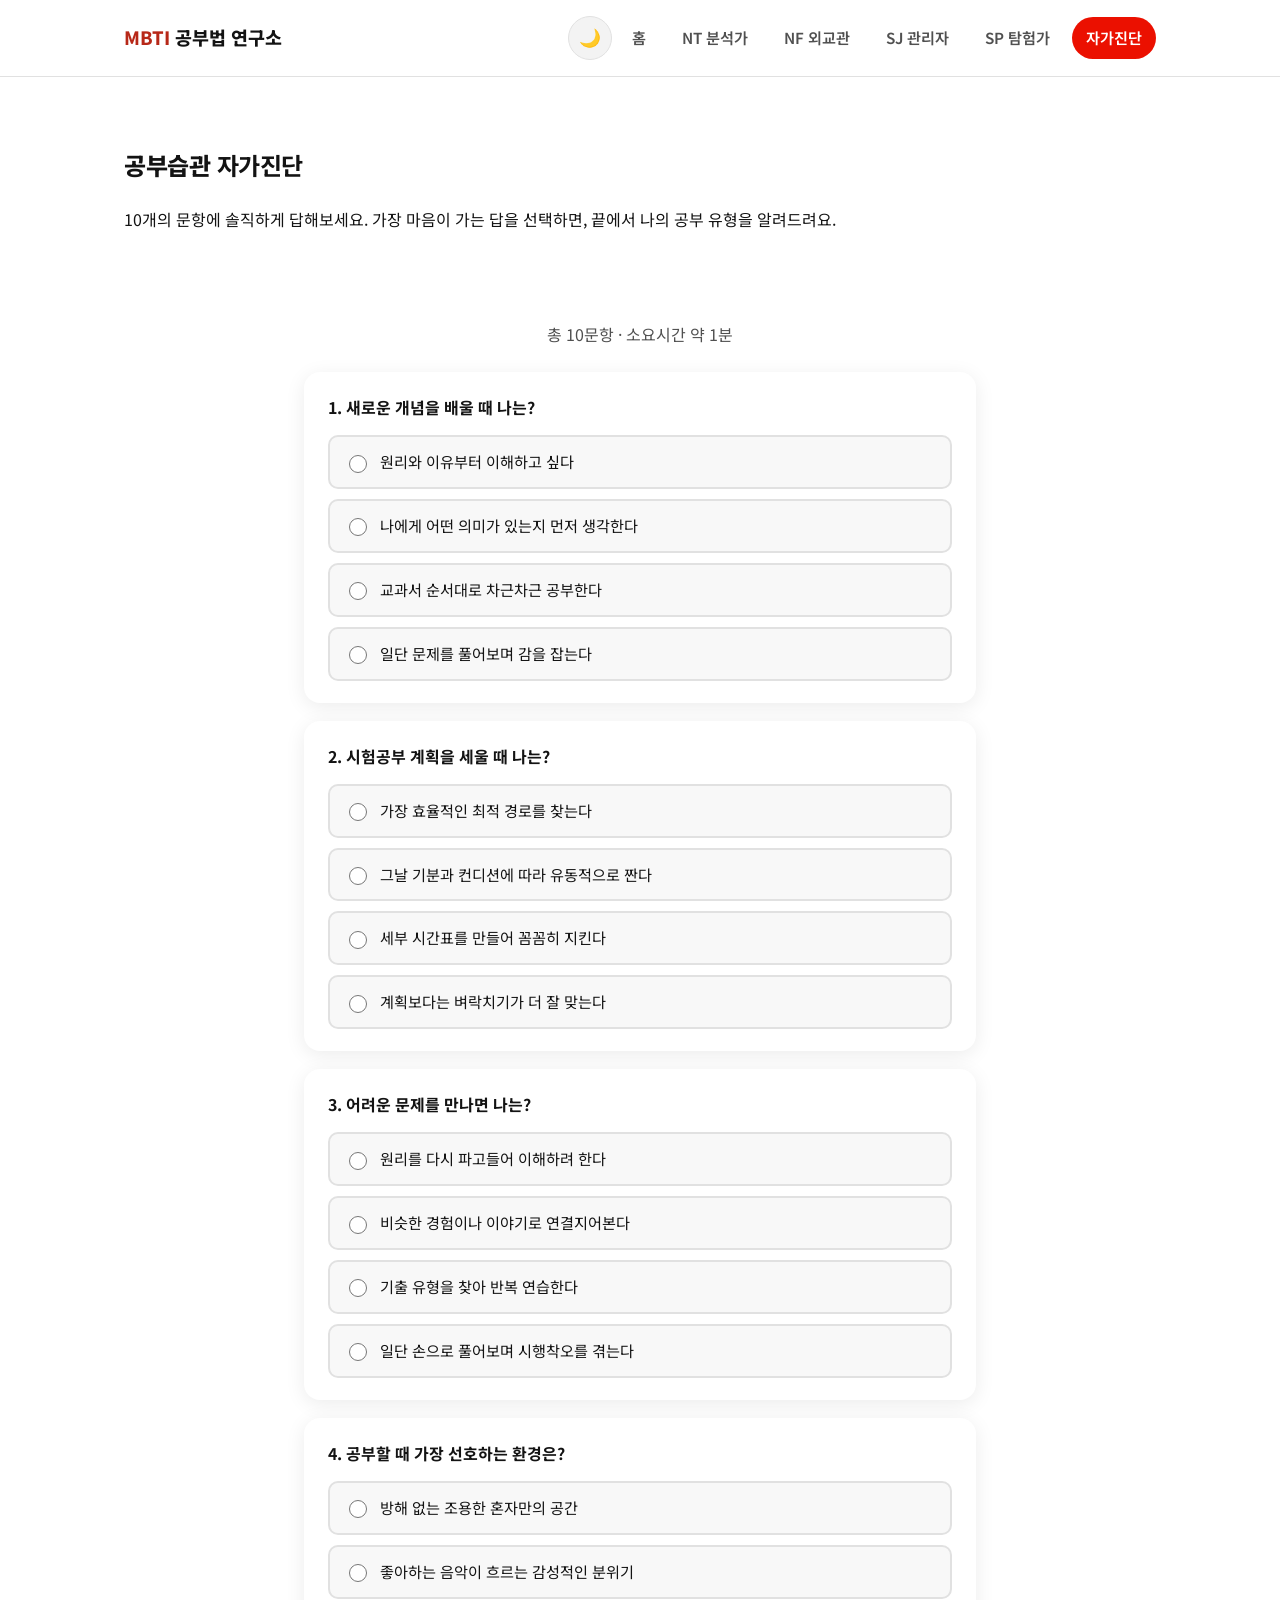
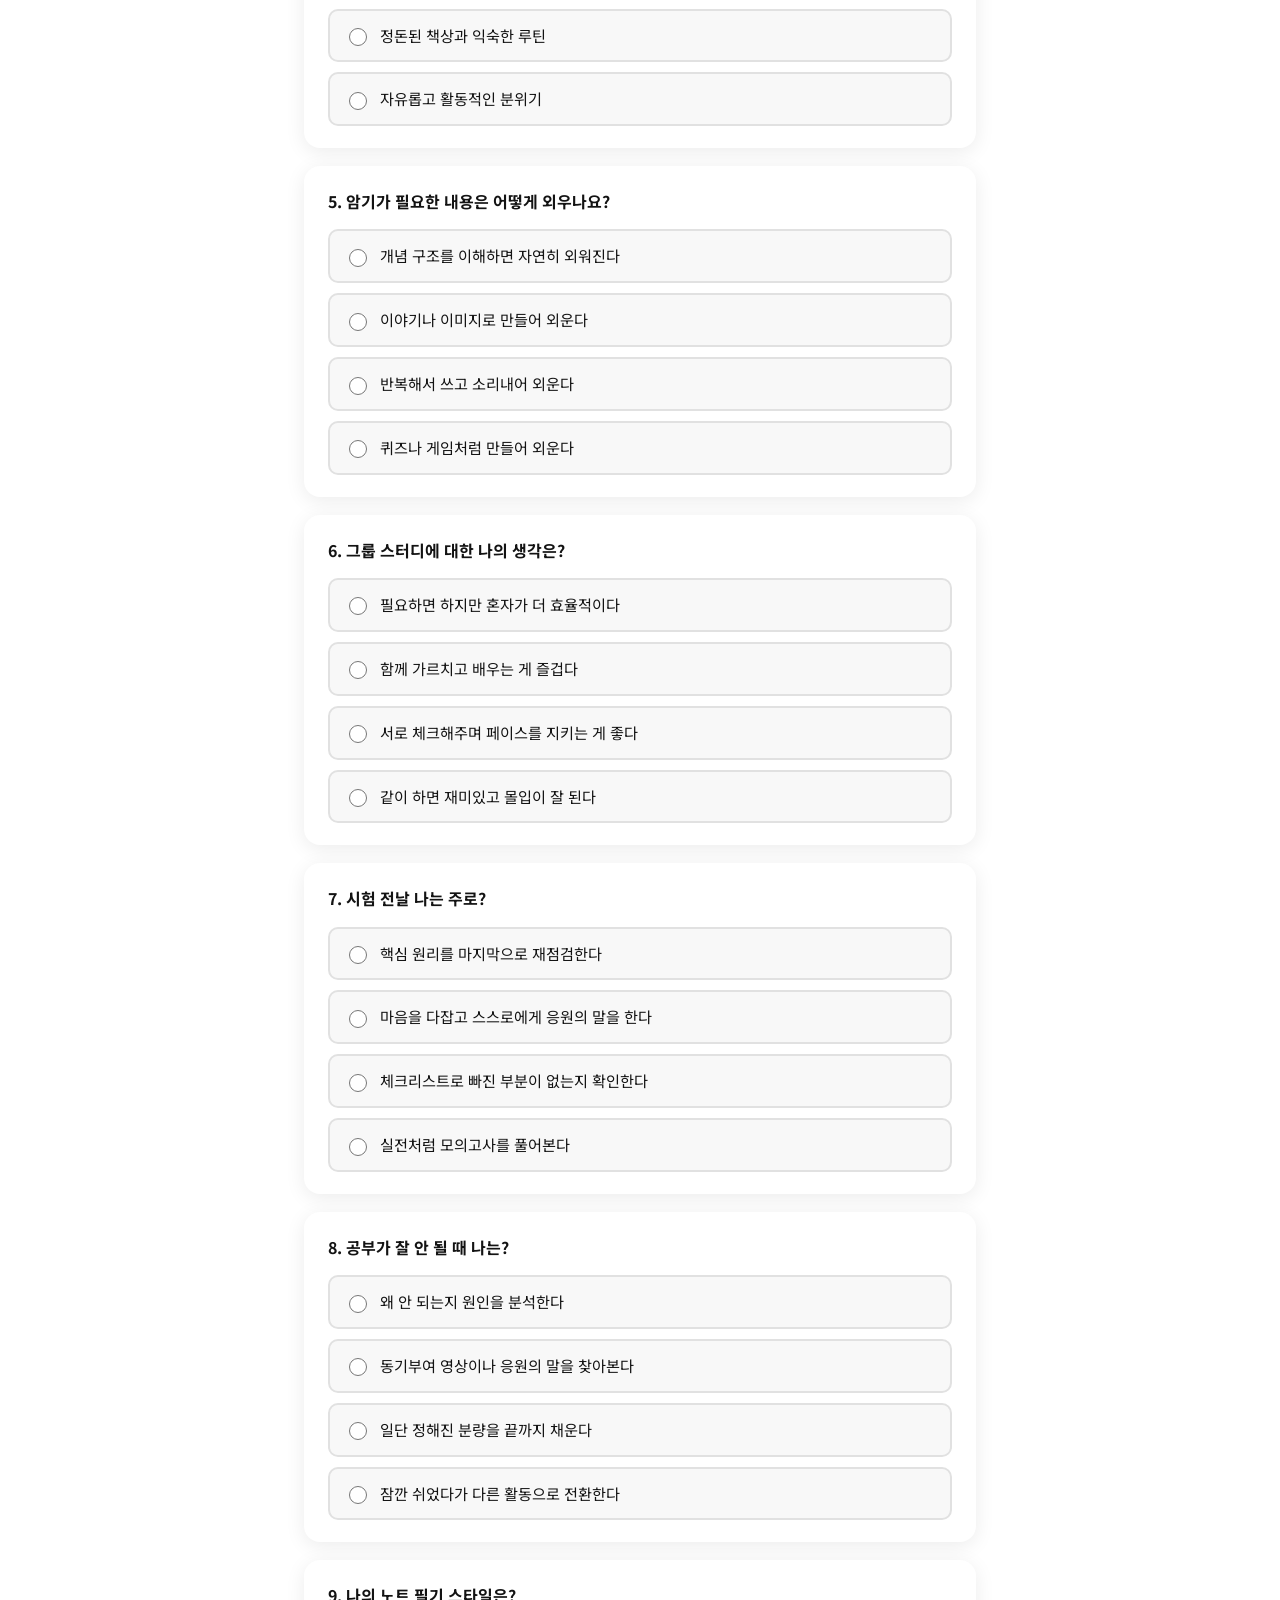
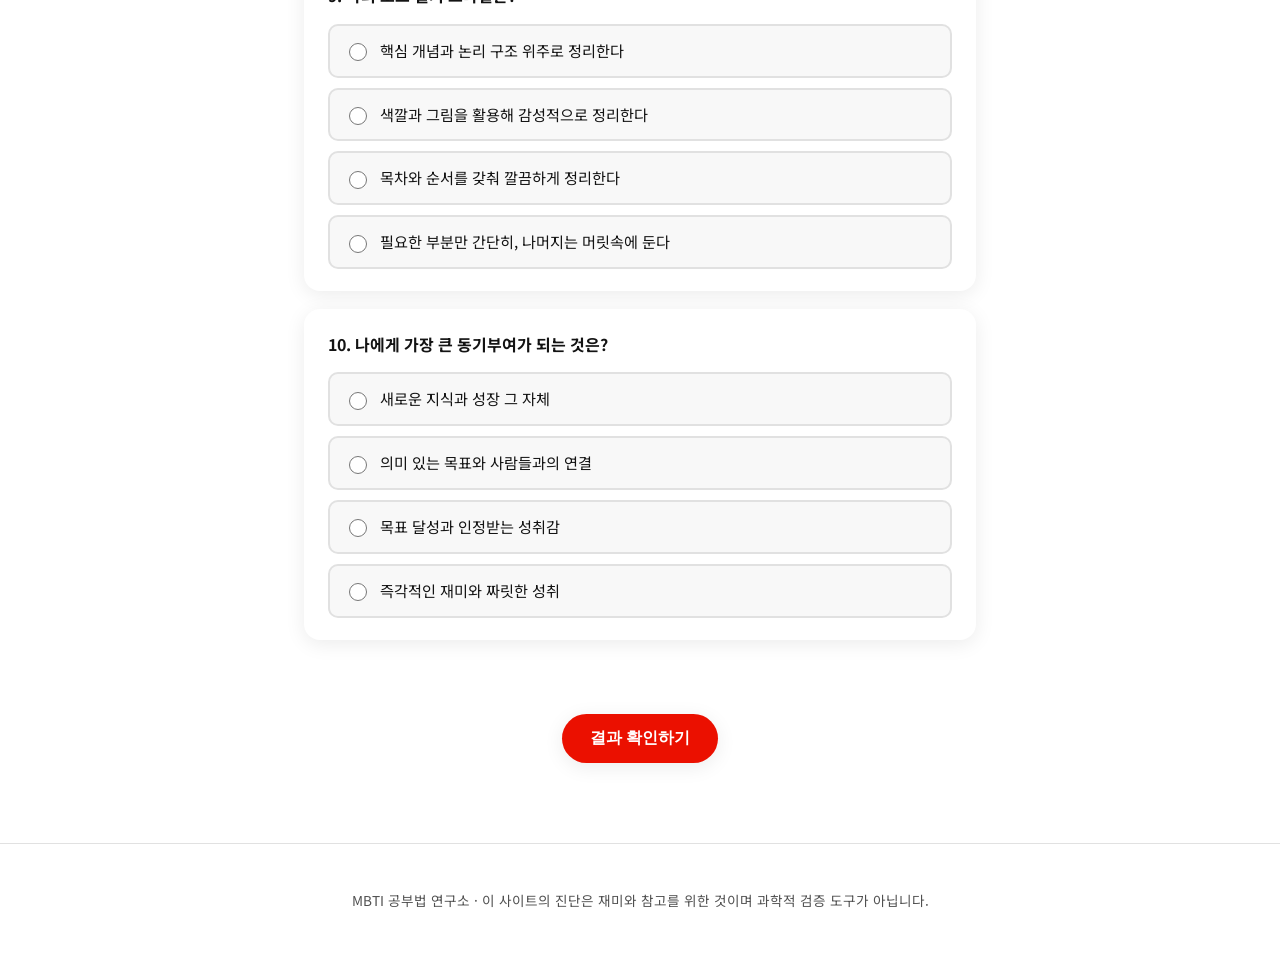
<file: study.html>
<!DOCTYPE html>
<html lang="ko">
<head>
  <meta charset="UTF-8" />
  <!-- Google tag (gtag.js) -->
  <script async src="https://www.googletagmanager.com/gtag/js?id=G-SHRY0K0586"></script>
  <script>
    window.dataLayer = window.dataLayer || [];
    function gtag(){dataLayer.push(arguments);}
    gtag('js', new Date());
    gtag('config', 'G-SHRY0K0586');
  </script>
  <script>
    (function () {
      try {
        var t = localStorage.getItem('mbti-theme');
        if (t === 'light' || t === 'dark') document.documentElement.setAttribute('data-theme', t);
      } catch (e) {}
    })();
  </script>
  <meta name="viewport" content="width=device-width, initial-scale=1.0" />
  <title>공부습관 자가진단 - 10문항으로 알아보는 MBTI 공부 유형</title>
  <meta name="description" content="10개 공부습관 문항에 답하면 NT·NF·SJ·SP 중 나의 공부 유형을 바로 알려드립니다. 소요시간 약 1분, 결과는 그룹별 점수 그래프로 확인하고 나에게 맞는 맞춤 공부법 페이지로 바로 이동해 확인할 수 있어요." />
  <link rel="canonical" href="https://mbti-test-tawny.vercel.app/study.html" />
  <meta property="og:type" content="website" />
  <meta property="og:locale" content="ko_KR" />
  <meta property="og:site_name" content="MBTI 공부법 연구소" />
  <meta property="og:title" content="공부습관 자가진단 - 10문항으로 알아보는 MBTI 공부 유형" />
  <meta property="og:description" content="10개 공부습관 문항에 답하면 NT·NF·SJ·SP 중 나의 공부 유형을 바로 알려드립니다. 소요시간 약 1분, 결과는 그룹별 점수 그래프로 확인하고 나에게 맞는 맞춤 공부법 페이지로 바로 이동해 확인할 수 있어요." />
  <meta property="og:image" content="https://mbti-test-tawny.vercel.app/og-image.png" />
  <meta property="og:url" content="https://mbti-test-tawny.vercel.app/study.html" />
  <meta name="twitter:card" content="summary_large_image" />
  <meta name="twitter:title" content="공부습관 자가진단 - 10문항으로 알아보는 MBTI 공부 유형" />
  <meta name="twitter:description" content="10개 공부습관 문항에 답하면 NT·NF·SJ·SP 중 나의 공부 유형을 바로 알려드립니다." />
  <meta name="twitter:image" content="https://mbti-test-tawny.vercel.app/og-image.png" />
  <link rel="stylesheet" href="css/base.css" />
  <link rel="stylesheet" href="css/quiz.css" />
  <script type="application/ld+json">
  {
    "@context": "https://schema.org",
    "@type": "WebPage",
    "name": "공부습관 자가진단 - 10문항으로 알아보는 MBTI 공부 유형",
    "url": "https://mbti-test-tawny.vercel.app/study.html",
    "description": "10개 공부습관 문항에 답하면 NT·NF·SJ·SP 중 나의 공부 유형을 바로 알려드립니다.",
    "inLanguage": "ko",
    "isPartOf": {
      "@type": "WebSite",
      "name": "MBTI 공부법 연구소",
      "url": "https://mbti-test-tawny.vercel.app/"
    }
  }
  </script>
</head>
<body>
  <header class="site-header">
    <div class="header-inner">
      <a class="logo" href="index.html">MBTI <span>공부법 연구소</span></a>
      <div class="header-right">
        <button id="theme-toggle" class="theme-toggle" type="button" aria-label="다크 모드로 전환">🌙</button>
        <input type="checkbox" id="nav-toggle" class="nav-toggle" />
        <label for="nav-toggle" class="nav-toggle-label" aria-label="메뉴 열기">☰</label>
        <nav class="nav">
        <a href="index.html">홈</a>
        <a href="nt.html">NT 분석가</a>
        <a href="nf.html">NF 외교관</a>
        <a href="sj.html">SJ 관리자</a>
        <a href="sp.html">SP 탐험가</a>
        <a href="study.html" class="nav-cta active">자가진단</a>
      </nav>
      </div>
    </div>
  </header>

  <main>
    <section class="hero" style="padding-bottom: 8px;">
      <div class="container">
        <h1>공부습관 <strong>자가진단</strong></h1>
        <p>10개의 문항에 솔직하게 답해보세요. 가장 마음이 가는 답을 선택하면, 끝에서 나의 공부 유형을 알려드려요.</p>
      </div>
    </section>

    <section>
      <div class="container" style="max-width: 720px;">
        <p class="quiz-progress">총 10문항 · 소요시간 약 1분</p>

        <form id="quiz-form" novalidate>

          <div class="question-card">
            <p class="q-text">1. 새로운 개념을 배울 때 나는?</p>
            <div class="options">
              <label class="option-label"><input type="radio" name="q1" value="NT" />원리와 이유부터 이해하고 싶다</label>
              <label class="option-label"><input type="radio" name="q1" value="NF" />나에게 어떤 의미가 있는지 먼저 생각한다</label>
              <label class="option-label"><input type="radio" name="q1" value="SJ" />교과서 순서대로 차근차근 공부한다</label>
              <label class="option-label"><input type="radio" name="q1" value="SP" />일단 문제를 풀어보며 감을 잡는다</label>
            </div>
          </div>

          <div class="question-card">
            <p class="q-text">2. 시험공부 계획을 세울 때 나는?</p>
            <div class="options">
              <label class="option-label"><input type="radio" name="q2" value="NT" />가장 효율적인 최적 경로를 찾는다</label>
              <label class="option-label"><input type="radio" name="q2" value="NF" />그날 기분과 컨디션에 따라 유동적으로 짠다</label>
              <label class="option-label"><input type="radio" name="q2" value="SJ" />세부 시간표를 만들어 꼼꼼히 지킨다</label>
              <label class="option-label"><input type="radio" name="q2" value="SP" />계획보다는 벼락치기가 더 잘 맞는다</label>
            </div>
          </div>

          <div class="question-card">
            <p class="q-text">3. 어려운 문제를 만나면 나는?</p>
            <div class="options">
              <label class="option-label"><input type="radio" name="q3" value="NT" />원리를 다시 파고들어 이해하려 한다</label>
              <label class="option-label"><input type="radio" name="q3" value="NF" />비슷한 경험이나 이야기로 연결지어본다</label>
              <label class="option-label"><input type="radio" name="q3" value="SJ" />기출 유형을 찾아 반복 연습한다</label>
              <label class="option-label"><input type="radio" name="q3" value="SP" />일단 손으로 풀어보며 시행착오를 겪는다</label>
            </div>
          </div>

          <div class="question-card">
            <p class="q-text">4. 공부할 때 가장 선호하는 환경은?</p>
            <div class="options">
              <label class="option-label"><input type="radio" name="q4" value="NT" />방해 없는 조용한 혼자만의 공간</label>
              <label class="option-label"><input type="radio" name="q4" value="NF" />좋아하는 음악이 흐르는 감성적인 분위기</label>
              <label class="option-label"><input type="radio" name="q4" value="SJ" />정돈된 책상과 익숙한 루틴</label>
              <label class="option-label"><input type="radio" name="q4" value="SP" />자유롭고 활동적인 분위기</label>
            </div>
          </div>

          <div class="question-card">
            <p class="q-text">5. 암기가 필요한 내용은 어떻게 외우나요?</p>
            <div class="options">
              <label class="option-label"><input type="radio" name="q5" value="NT" />개념 구조를 이해하면 자연히 외워진다</label>
              <label class="option-label"><input type="radio" name="q5" value="NF" />이야기나 이미지로 만들어 외운다</label>
              <label class="option-label"><input type="radio" name="q5" value="SJ" />반복해서 쓰고 소리내어 외운다</label>
              <label class="option-label"><input type="radio" name="q5" value="SP" />퀴즈나 게임처럼 만들어 외운다</label>
            </div>
          </div>

          <div class="question-card">
            <p class="q-text">6. 그룹 스터디에 대한 나의 생각은?</p>
            <div class="options">
              <label class="option-label"><input type="radio" name="q6" value="NT" />필요하면 하지만 혼자가 더 효율적이다</label>
              <label class="option-label"><input type="radio" name="q6" value="NF" />함께 가르치고 배우는 게 즐겁다</label>
              <label class="option-label"><input type="radio" name="q6" value="SJ" />서로 체크해주며 페이스를 지키는 게 좋다</label>
              <label class="option-label"><input type="radio" name="q6" value="SP" />같이 하면 재미있고 몰입이 잘 된다</label>
            </div>
          </div>

          <div class="question-card">
            <p class="q-text">7. 시험 전날 나는 주로?</p>
            <div class="options">
              <label class="option-label"><input type="radio" name="q7" value="NT" />핵심 원리를 마지막으로 재점검한다</label>
              <label class="option-label"><input type="radio" name="q7" value="NF" />마음을 다잡고 스스로에게 응원의 말을 한다</label>
              <label class="option-label"><input type="radio" name="q7" value="SJ" />체크리스트로 빠진 부분이 없는지 확인한다</label>
              <label class="option-label"><input type="radio" name="q7" value="SP" />실전처럼 모의고사를 풀어본다</label>
            </div>
          </div>

          <div class="question-card">
            <p class="q-text">8. 공부가 잘 안 될 때 나는?</p>
            <div class="options">
              <label class="option-label"><input type="radio" name="q8" value="NT" />왜 안 되는지 원인을 분석한다</label>
              <label class="option-label"><input type="radio" name="q8" value="NF" />동기부여 영상이나 응원의 말을 찾아본다</label>
              <label class="option-label"><input type="radio" name="q8" value="SJ" />일단 정해진 분량을 끝까지 채운다</label>
              <label class="option-label"><input type="radio" name="q8" value="SP" />잠깐 쉬었다가 다른 활동으로 전환한다</label>
            </div>
          </div>

          <div class="question-card">
            <p class="q-text">9. 나의 노트 필기 스타일은?</p>
            <div class="options">
              <label class="option-label"><input type="radio" name="q9" value="NT" />핵심 개념과 논리 구조 위주로 정리한다</label>
              <label class="option-label"><input type="radio" name="q9" value="NF" />색깔과 그림을 활용해 감성적으로 정리한다</label>
              <label class="option-label"><input type="radio" name="q9" value="SJ" />목차와 순서를 갖춰 깔끔하게 정리한다</label>
              <label class="option-label"><input type="radio" name="q9" value="SP" />필요한 부분만 간단히, 나머지는 머릿속에 둔다</label>
            </div>
          </div>

          <div class="question-card">
            <p class="q-text">10. 나에게 가장 큰 동기부여가 되는 것은?</p>
            <div class="options">
              <label class="option-label"><input type="radio" name="q10" value="NT" />새로운 지식과 성장 그 자체</label>
              <label class="option-label"><input type="radio" name="q10" value="NF" />의미 있는 목표와 사람들과의 연결</label>
              <label class="option-label"><input type="radio" name="q10" value="SJ" />목표 달성과 인정받는 성취감</label>
              <label class="option-label"><input type="radio" name="q10" value="SP" />즉각적인 재미와 짜릿한 성취</label>
            </div>
          </div>

          <p class="quiz-warning" id="quiz-warning" role="alert"></p>
          <div class="quiz-actions">
            <button type="submit" class="btn btn-primary">결과 확인하기</button>
          </div>
        </form>

        <div class="result-box" id="result-box">
          <span class="emoji-lg" id="result-emoji">🧠</span>
          <h2 id="result-title">결과</h2>
          <p id="result-desc"></p>
          <div class="result-bars" id="result-bars"></div>
          <div class="result-actions">
            <a class="btn btn-primary" id="go-group-btn" href="index.html">공부법 보러가기</a>
            <button class="btn btn-outline" id="share-result-btn" data-share type="button">📤 친구에게 공유하기</button>
          </div>
        </div>
      </div>
    </section>
  </main>

  <footer class="site-footer">
    <div class="container">
      <p>MBTI 공부법 연구소 · 이 사이트의 진단은 재미와 참고를 위한 것이며 과학적 검증 도구가 아닙니다.</p>
    </div>
  </footer>

  <script src="js/common.js"></script>
  <script src="js/theme.js"></script>
  <script src="js/study.js"></script>
</body>
</html>
</file>
<file: css/base.css>
/* MBTI 공부법 연구소 - 기본 스타일 (모든 페이지 공통)
   디자인 시스템: adobe.com/kr 참고 (Adobe Red, 그레이 스케일, pill 버튼, 다크/라이트 모드) */

@import url('https://fonts.googleapis.com/css2?family=Noto+Sans+KR:wght@400;500;700;900&display=swap');

:root {
  --bg: #ffffff;
  --bg-alt: #f8f8f8;
  --surface: #ffffff;
  --surface-alt: #f3f3f3;
  --border: #e1e1e1;
  --accent: #eb1000;
  --accent-dark: #b72818;
  --accent-hover: #b72818;
  --accent-light: #ffebe8;
  --accent-contrast: #ffffff;
  --warning: #92400e;
  --text: #131313;
  --text-secondary: #505050;
  --shadow: 0 4px 20px rgba(0, 0, 0, 0.08);
  --radius: 16px;
}

@media (prefers-color-scheme: dark) {
  :root:not([data-theme='light']) {
    --bg: #131313;
    --bg-alt: #1a1a1a;
    --surface: #1c1c1c;
    --surface-alt: #292929;
    --border: #383838;
    --accent: #ff513d;
    --accent-dark: #ffbcb4;
    --accent-hover: #ff7665;
    --accent-light: #3b0b04;
    --accent-contrast: #131313;
    --warning: #ffb020;
    --text: #f8f8f8;
    --text-secondary: #c6c6c6;
    --shadow: 0 4px 24px rgba(0, 0, 0, 0.6);
  }
}

:root[data-theme='dark'] {
  --bg: #131313;
  --bg-alt: #1a1a1a;
  --surface: #1c1c1c;
  --surface-alt: #292929;
  --border: #383838;
  --accent: #ff513d;
  --accent-dark: #ffbcb4;
  --accent-hover: #ff7665;
  --accent-light: #3b0b04;
  --accent-contrast: #131313;
  --warning: #ffb020;
  --text: #f8f8f8;
  --text-secondary: #c6c6c6;
  --shadow: 0 4px 24px rgba(0, 0, 0, 0.6);
}

* {
  box-sizing: border-box;
}

html {
  scroll-behavior: smooth;
}

body {
  margin: 0;
  background: var(--bg);
  color: var(--text);
  font-family: 'Noto Sans KR', -apple-system, BlinkMacSystemFont, 'Malgun Gothic', sans-serif;
  line-height: 1.7;
  transition: background 0.2s ease, color 0.2s ease;
}

a {
  color: inherit;
  text-decoration: none;
}

h1,
h2,
h3 {
  font-weight: 800;
  letter-spacing: -0.02em;
}

img {
  max-width: 100%;
}

.container {
  max-width: 1080px;
  margin: 0 auto;
  padding: 0 24px;
}

/* 헤더 & 내비게이션 */
.site-header {
  position: sticky;
  top: 0;
  z-index: 100;
  background: var(--bg);
  background: color-mix(in srgb, var(--bg) 92%, transparent);
  backdrop-filter: blur(6px);
  border-bottom: 1px solid var(--border);
  transition: background 0.2s ease, border-color 0.2s ease;
}

.header-inner {
  max-width: 1080px;
  margin: 0 auto;
  padding: 16px 24px;
  display: flex;
  align-items: center;
  justify-content: space-between;
  position: relative;
}

.logo {
  font-weight: 800;
  font-size: 1.15rem;
  color: var(--accent-dark);
}

.logo span {
  color: var(--text);
}

.nav {
  display: flex;
  gap: 8px;
  align-items: center;
}

.nav a {
  padding: 8px 14px;
  border-radius: 999px;
  font-weight: 600;
  font-size: 0.95rem;
  color: var(--text-secondary);
  transition: background 0.15s, color 0.15s;
}

.nav a:hover,
.nav a.active {
  background: var(--accent-light);
  color: var(--accent-dark);
}

.nav a.nav-cta {
  background: var(--accent);
  color: var(--accent-contrast);
}

.nav a.nav-cta:hover {
  background: var(--accent-hover);
  color: var(--accent-contrast);
}

/* 헤더 우측 영역: 다크모드 토글 + 모바일 메뉴 버튼 + 내비게이션 */
.header-right {
  display: flex;
  align-items: center;
  gap: 6px;
}

.theme-toggle {
  display: inline-flex;
  align-items: center;
  justify-content: center;
  width: 44px;
  height: 44px;
  border-radius: 999px;
  border: 1px solid var(--border);
  background: var(--surface-alt);
  color: var(--text);
  font-size: 1.1rem;
  cursor: pointer;
  transition: background 0.15s, border-color 0.15s, transform 0.15s;
}

.theme-toggle:hover {
  border-color: var(--accent);
  transform: translateY(-1px);
}

.nav-toggle {
  display: none;
}

.nav-toggle-label {
  display: none;
  font-size: 1.5rem;
  cursor: pointer;
  color: var(--accent-dark);
  padding: 4px 10px;
}

/* 버튼 */
.btn {
  display: inline-block;
  padding: 14px 28px;
  border-radius: 999px;
  font-weight: 700;
  font-size: 1rem;
  border: none;
  cursor: pointer;
  transition: transform 0.15s, box-shadow 0.15s, background 0.15s;
}

.btn-primary {
  background: var(--accent);
  color: var(--accent-contrast);
  box-shadow: var(--shadow);
}

.btn-primary:hover {
  background: var(--accent-hover);
  color: var(--accent-contrast);
  transform: translateY(-2px);
}

.btn-outline {
  background: transparent;
  color: var(--accent-dark);
  border: 2px solid var(--accent);
}

.btn-outline:hover {
  background: var(--accent-light);
}

/* 공통 섹션 타이틀 */
section {
  padding: 48px 0;
}

.section-title {
  text-align: center;
  font-size: 1.6rem;
  margin-bottom: 12px;
}

.section-sub {
  text-align: center;
  color: var(--text-secondary);
  margin-bottom: 40px;
}

/* 푸터 */
.site-footer {
  text-align: center;
  padding: 32px 24px;
  color: var(--text-secondary);
  font-size: 0.85rem;
  border-top: 1px solid var(--border);
}

/* 반응형: 모바일 내비게이션 */
@media (max-width: 640px) {
  .nav-toggle-label {
    display: block;
  }
  .nav {
    position: absolute;
    top: 100%;
    left: 0;
    right: 0;
    background: var(--surface);
    flex-direction: column;
    align-items: stretch;
    padding: 12px;
    box-shadow: var(--shadow);
    display: none;
  }
  .nav a {
    text-align: center;
  }
  .nav-toggle:checked ~ .nav {
    display: flex;
  }
}
</file>
<file: css/home.css>
/* MBTI 공부법 연구소 - 메인(index) 페이지 전용 스타일 */

.hero {
  text-align: center;
  padding: 72px 24px 56px;
}

.hero h1 {
  font-size: 2.2rem;
  margin: 0 0 16px;
  color: var(--text);
}

.hero h1 strong {
  color: var(--accent);
}

.hero p {
  font-size: 1.1rem;
  color: var(--text-secondary);
  max-width: 620px;
  margin: 0 auto 32px;
}

/* 성향 그룹 카드 */
.group-grid {
  display: grid;
  grid-template-columns: repeat(4, 1fr);
  gap: 20px;
}

.group-card {
  background: var(--surface);
  border-radius: var(--radius);
  padding: 28px 20px;
  text-align: center;
  box-shadow: var(--shadow);
  transition: transform 0.18s, box-shadow 0.18s;
  border: 2px solid transparent;
}

.group-card:hover {
  transform: translateY(-6px);
  border-color: var(--accent);
}

.group-card .emoji {
  font-size: 2.6rem;
  display: block;
  margin-bottom: 12px;
}

.group-card h3 {
  margin: 0 0 6px;
  color: var(--accent-dark);
  font-size: 1.2rem;
}

.group-card .types {
  font-size: 0.85rem;
  color: var(--text-secondary);
  margin-bottom: 10px;
}

.group-card p {
  font-size: 0.92rem;
  color: var(--text-secondary);
  margin: 0;
}

/* 이용 안내 스텝 */
.steps {
  display: grid;
  grid-template-columns: repeat(3, 1fr);
  gap: 20px;
}

.step-card {
  background: var(--bg-alt);
  border-radius: var(--radius);
  padding: 24px;
}

.step-card .num {
  display: inline-flex;
  align-items: center;
  justify-content: center;
  width: 34px;
  height: 34px;
  border-radius: 50%;
  background: var(--accent);
  color: var(--accent-contrast);
  font-weight: 800;
  margin-bottom: 12px;
}

.cta-band {
  text-align: center;
  background: var(--accent-light);
  border-radius: var(--radius);
  padding: 48px 24px;
  margin: 24px 0;
}

@media (max-width: 860px) {
  .group-grid {
    grid-template-columns: repeat(2, 1fr);
  }
  .steps {
    grid-template-columns: 1fr;
  }
}

@media (max-width: 640px) {
  .group-grid {
    grid-template-columns: 1fr;
  }
  .hero h1 {
    font-size: 1.7rem;
  }
}
</file>
<file: css/group.css>
/* MBTI 공부법 연구소 - 그룹 상세 페이지(nt/nf/sj/sp) 전용 스타일 */

.group-hero {
  text-align: center;
  padding: 56px 24px 40px;
  background: var(--accent-light);
}

.group-hero .emoji-lg {
  font-size: 3.5rem;
  display: block;
  margin-bottom: 12px;
}

.group-hero h1 {
  margin: 0 0 8px;
  font-size: 2rem;
  color: var(--accent-dark);
}

.group-hero .subtypes {
  font-weight: 700;
  color: var(--text-secondary);
  margin-bottom: 16px;
}

.group-hero p.lead {
  max-width: 600px;
  margin: 0 auto;
  color: var(--text-secondary);
}

.trait-list {
  list-style: none;
  padding: 0;
  margin: 0;
  display: grid;
  grid-template-columns: repeat(2, 1fr);
  gap: 14px;
}

.trait-list li {
  background: var(--surface);
  border-radius: 12px;
  padding: 16px 18px;
  box-shadow: var(--shadow);
  font-size: 0.95rem;
}

.trait-list li strong {
  color: var(--accent-dark);
  display: block;
  margin-bottom: 4px;
}

.subtype-grid {
  display: grid;
  grid-template-columns: repeat(2, 1fr);
  gap: 18px;
}

.subtype-card {
  background: var(--surface);
  border-left: 5px solid var(--accent);
  border-radius: 12px;
  padding: 20px 22px;
  box-shadow: var(--shadow);
}

.subtype-card h3 {
  margin: 0 0 8px;
  color: var(--accent-dark);
}

.tip-list {
  padding-left: 0;
  list-style: none;
  display: grid;
  gap: 12px;
}

.tip-list li {
  background: var(--surface);
  border-radius: 12px;
  padding: 16px 20px;
  box-shadow: var(--shadow);
  position: relative;
  padding-left: 44px;
}

.tip-list li::before {
  content: '✔';
  position: absolute;
  left: 16px;
  color: var(--accent);
  font-weight: 800;
}

.other-groups {
  display: flex;
  gap: 12px;
  flex-wrap: wrap;
  justify-content: center;
}

.other-groups a {
  background: var(--surface);
  padding: 10px 18px;
  border-radius: 999px;
  box-shadow: var(--shadow);
  font-weight: 700;
  color: var(--accent-dark);
}

.other-groups a:hover {
  background: var(--accent);
  color: var(--accent-contrast);
}

@media (max-width: 860px) {
  .trait-list,
  .subtype-grid {
    grid-template-columns: 1fr;
  }
}
</file>
<file: css/quiz.css>
/* MBTI 공부법 연구소 - 자가진단(study) 페이지 전용 스타일 */

.quiz-progress {
  text-align: center;
  color: var(--text-secondary);
  margin-bottom: 24px;
}

.question-card {
  background: var(--surface);
  border-radius: var(--radius);
  padding: 22px 24px;
  margin-bottom: 18px;
  box-shadow: var(--shadow);
}

.question-card p.q-text {
  font-weight: 700;
  margin: 0 0 14px;
}

.options {
  display: grid;
  gap: 10px;
}

.option-label {
  display: flex;
  align-items: center;
  gap: 10px;
  background: var(--bg-alt);
  border: 2px solid var(--border);
  border-radius: 10px;
  padding: 12px 14px;
  cursor: pointer;
  font-size: 0.95rem;
  transition: border-color 0.15s, background 0.15s;
}

.option-label:hover {
  border-color: var(--accent);
}

.option-label input {
  accent-color: var(--accent);
  width: 18px;
  height: 18px;
}

.option-label.checked {
  border-color: var(--accent);
  background: var(--accent-light);
}

.quiz-actions {
  text-align: center;
  margin: 32px 0;
}

.quiz-warning {
  text-align: center;
  color: var(--warning);
  font-weight: 600;
  min-height: 24px;
}

.result-box {
  display: none;
  background: var(--surface);
  border-radius: var(--radius);
  padding: 36px 28px;
  box-shadow: var(--shadow);
  text-align: center;
}

.result-box.show {
  display: block;
}

.result-box .emoji-lg {
  font-size: 3.2rem;
  display: block;
  margin-bottom: 8px;
}

.result-box h2 {
  color: var(--accent-dark);
  margin: 0 0 8px;
}

.result-bars {
  display: grid;
  gap: 12px;
  max-width: 460px;
  margin: 28px auto;
  text-align: left;
}

.bar-row {
  display: grid;
  grid-template-columns: 70px 1fr 40px;
  align-items: center;
  gap: 10px;
  font-weight: 700;
  font-size: 0.9rem;
}

.bar-track {
  background: var(--surface-alt);
  border-radius: 999px;
  height: 14px;
  overflow: hidden;
}

.bar-fill {
  display: block;
  background: var(--accent);
  height: 100%;
  width: 0%;
  border-radius: 999px;
  transition: width 0.6s ease;
}

.bar-row.top .bar-fill {
  background: var(--accent-dark);
}

.result-actions {
  display: flex;
  gap: 12px;
  justify-content: center;
  flex-wrap: wrap;
  margin-top: 24px;
}

.share-toast {
  position: fixed;
  bottom: 28px;
  left: 50%;
  transform: translateX(-50%) translateY(20px);
  background: var(--text);
  color: var(--surface);
  padding: 12px 22px;
  border-radius: 999px;
  font-size: 0.9rem;
  opacity: 0;
  pointer-events: none;
  transition: opacity 0.2s, transform 0.2s;
}

.share-toast.show {
  opacity: 1;
  transform: translateX(-50%) translateY(0);
}

@media (max-width: 640px) {
  .bar-row {
    grid-template-columns: 56px 1fr 34px;
    font-size: 0.82rem;
  }
}
</file>
